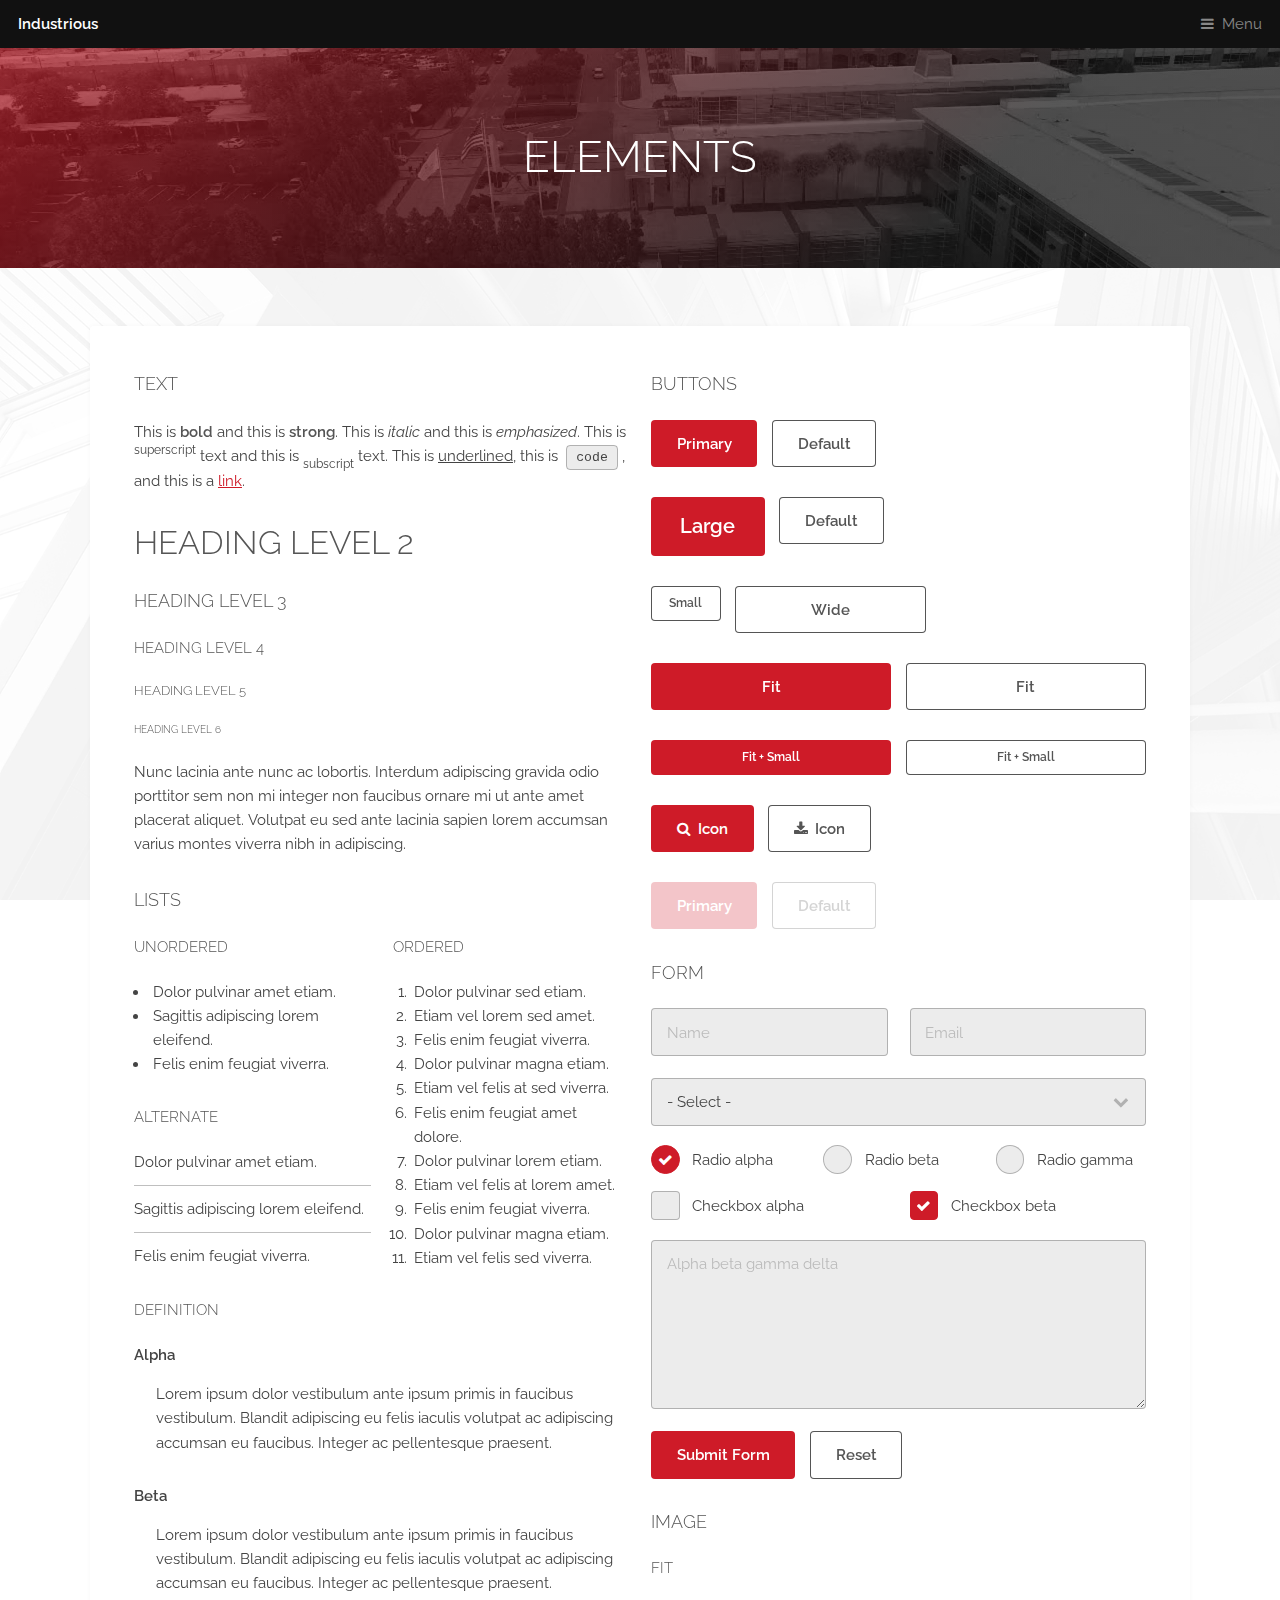
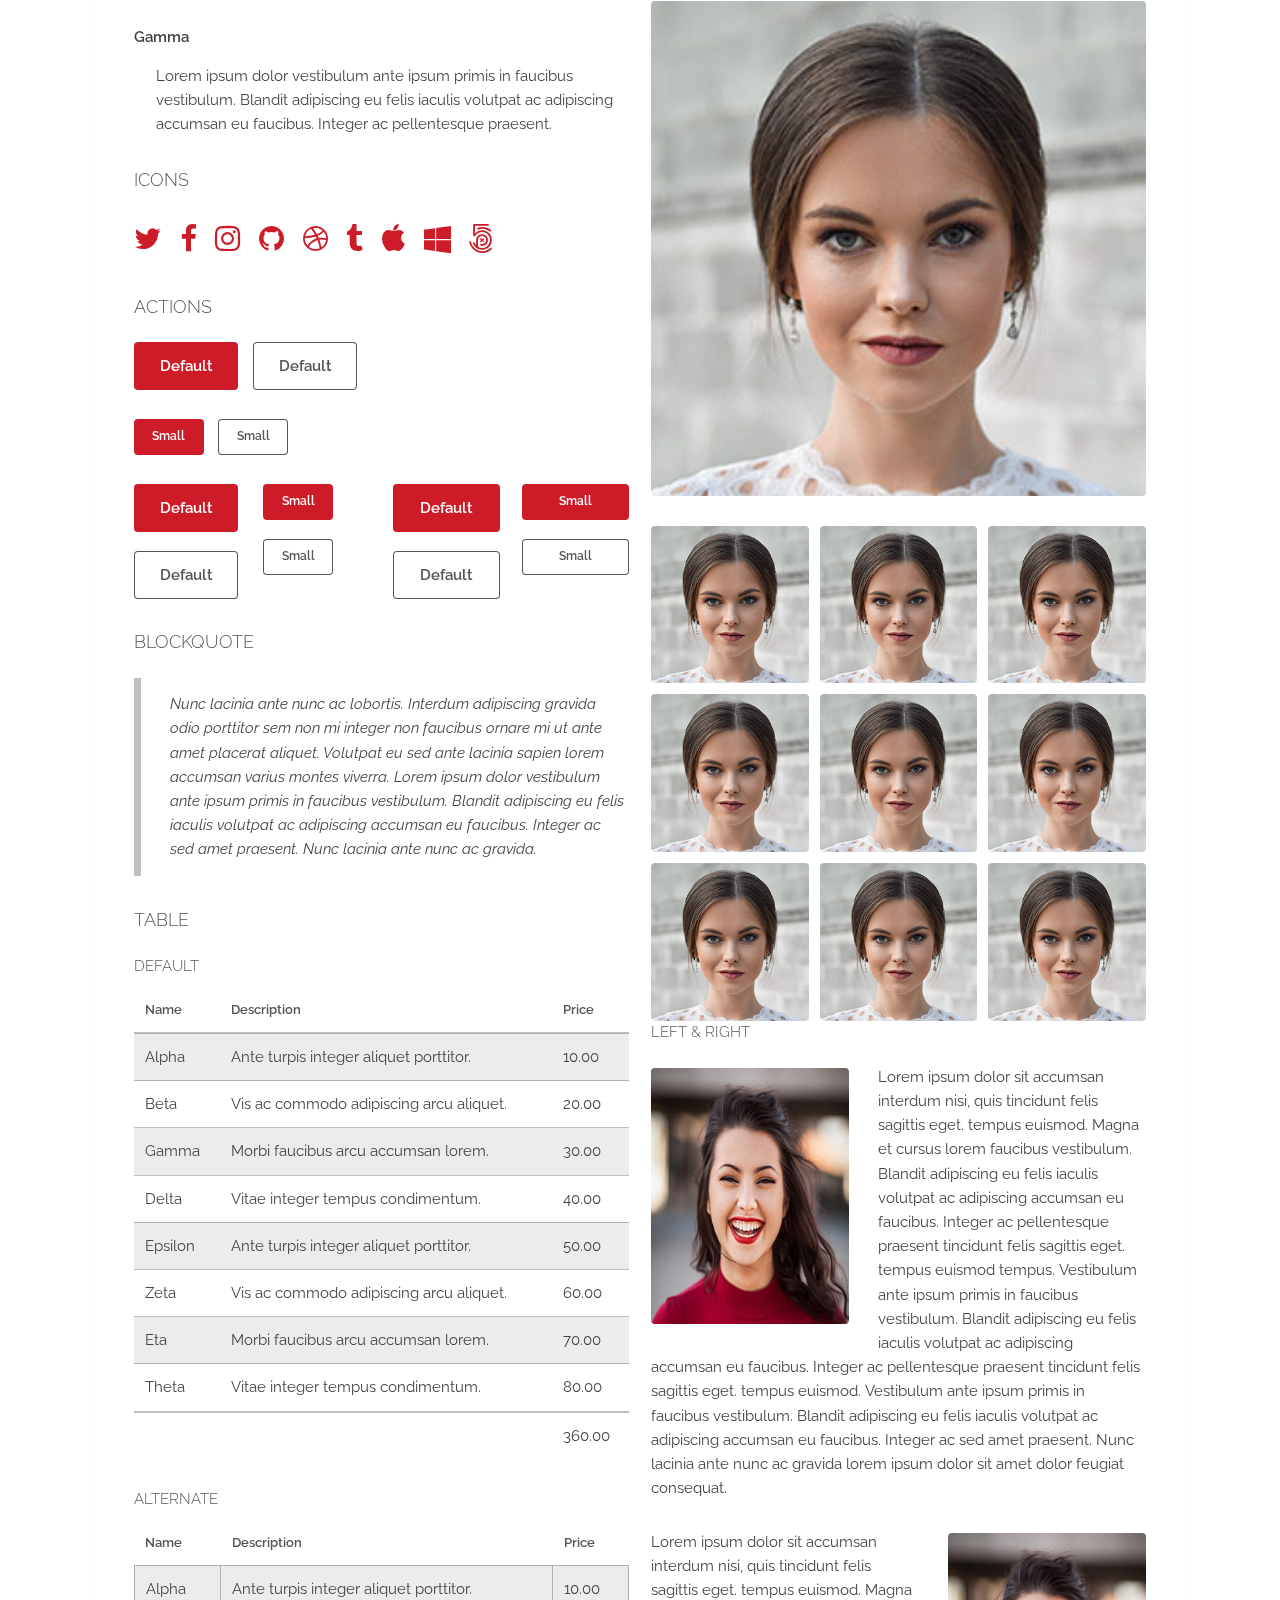
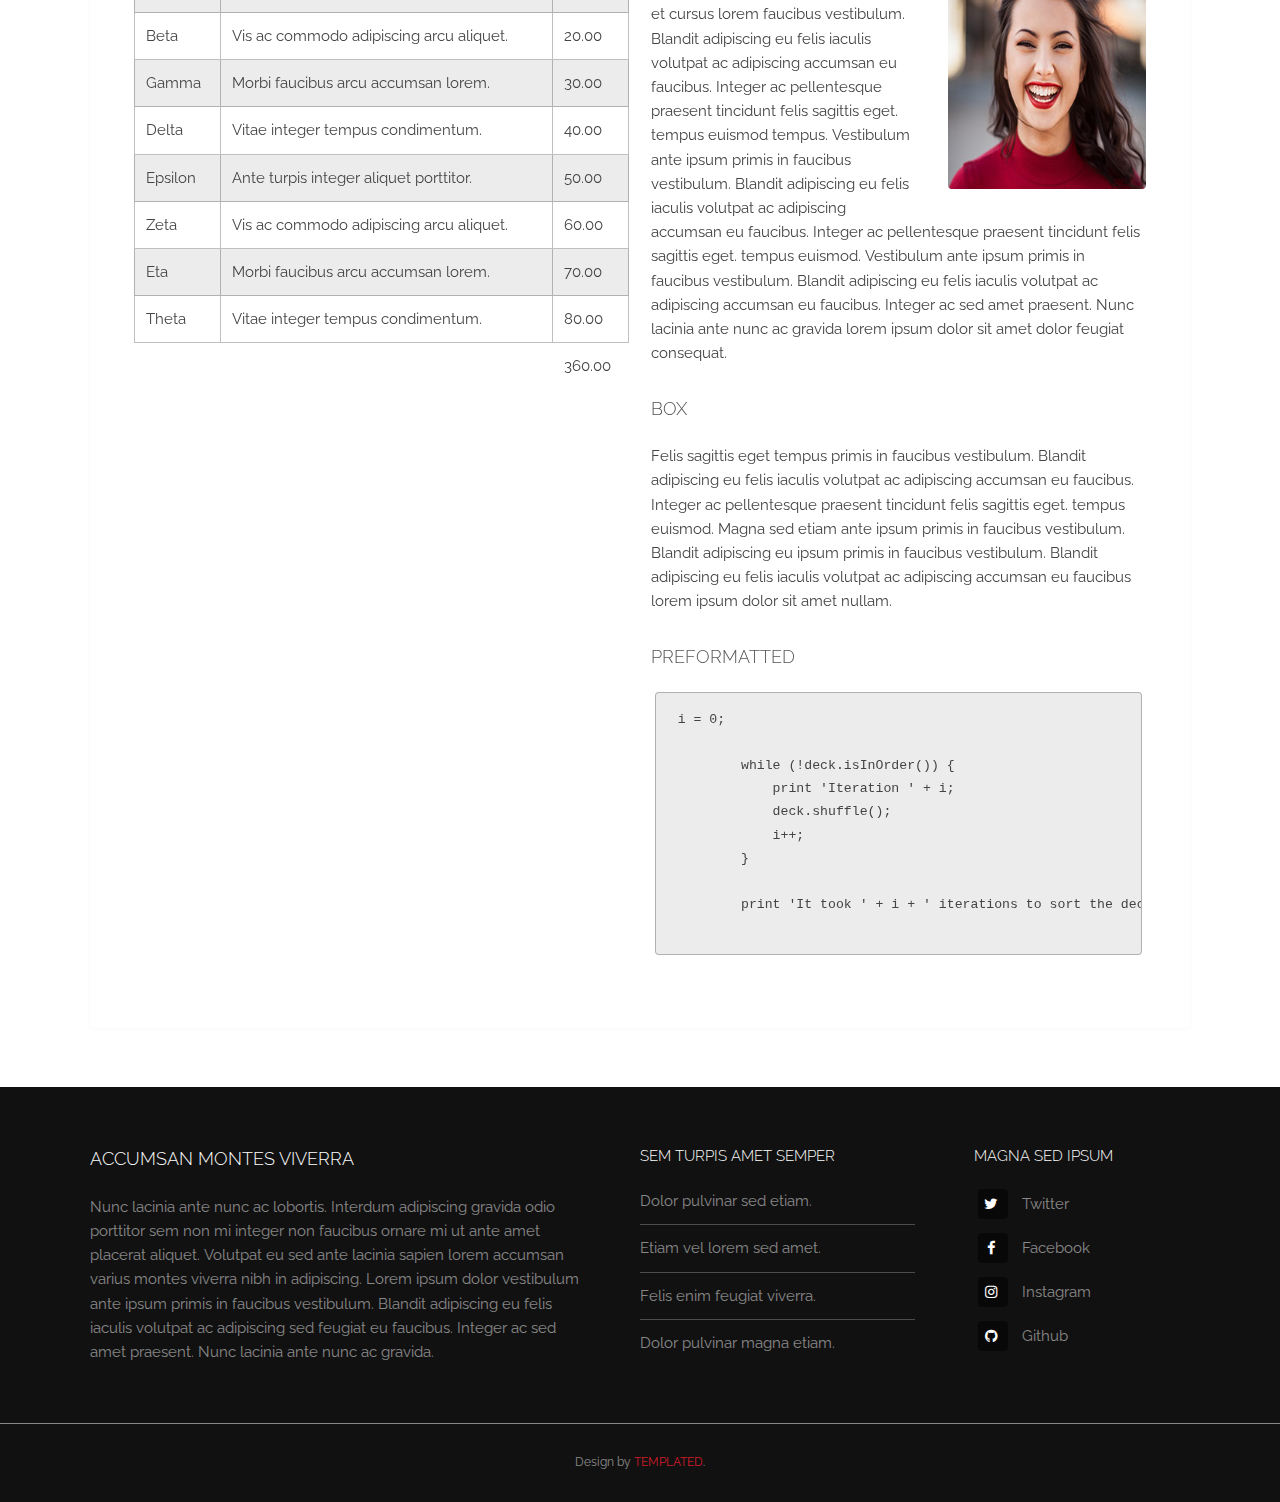
<file: front/elements.html>
<!DOCTYPE HTML>
<!--
	Industrious by TEMPLATED
	templated.co @templatedco
	Released for free under the Creative Commons Attribution 3.0 license (templated.co/license)
--><html><head><title>Elements - Industrious by TEMPLATED</title><meta charset="utf-8"><meta name="robots" content="index, follow, max-image-preview:large, max-snippet:-1, max-video-preview:-1"><meta name="viewport" content="width=device-width, initial-scale=1, user-scalable=no"><meta name="description" content=""><meta name="keywords" content=""><link rel="stylesheet" href="assets/css/main.css"></head><body class="is-preload">

		<!-- Header -->
			<header id="header"><a class="logo" href="index.html">Industrious</a>
				<nav><a href="#menu">Menu</a>
				</nav></header><!-- Nav --><nav id="menu"><ul class="links"><li><a href="index.html">Home</a></li>
					<li><a href="elements.html">Elements</a></li>
					<li><a href="generic.html">Generic</a></li>
				</ul></nav><!-- Heading --><div id="heading">
				<h1>Elements</h1>
			</div>

		<!-- Main -->
			<section id="main" class="wrapper"><div class="inner">
					<div class="content">

					<!-- Elements -->
						<div class="row">
							<div class="col-6 col-12-medium">

								<!-- Text -->
									<h3>Text</h3>
									<p>This is <b>bold</b> and this is <strong>strong</strong>. This is <i>italic</i> and this
									is <em>emphasized</em>.
									This is <sup>superscript</sup> text and this is <sub>subscript</sub> text.
									This is <u>underlined</u>, this is <code>code</code>, and this is a <a href="#">link</a>.</p>
									<h2>Heading Level 2</h2>
									<h3>Heading Level 3</h3>
									<h4>Heading Level 4</h4>
									<h5>Heading Level 5</h5>
									<h6>Heading Level 6</h6>
									<p>Nunc lacinia ante nunc ac lobortis. Interdum adipiscing gravida odio porttitor sem
									non mi integer non faucibus ornare mi ut ante amet placerat aliquet. Volutpat eu sed
									ante lacinia sapien lorem accumsan varius montes viverra nibh in adipiscing.</p>

								<!-- Lists -->
									<h3>Lists</h3>
									<div class="row">
										<div class="col-6 col-12-small">
											<h4>Unordered</h4>
											<ul><li>Dolor pulvinar amet etiam.</li>
												<li>Sagittis adipiscing lorem eleifend.</li>
												<li>Felis enim feugiat viverra.</li>
											</ul><h4>Alternate</h4>
											<ul class="alt"><li>Dolor pulvinar amet etiam.</li>
												<li>Sagittis adipiscing lorem eleifend.</li>
												<li>Felis enim feugiat viverra.</li>
											</ul></div>
										<div class="col-6 col-12-small">
											<h4>Ordered</h4>
											<ol><li>Dolor pulvinar sed etiam.</li>
												<li>Etiam vel lorem sed amet.</li>
												<li>Felis enim feugiat viverra.</li>
												<li>Dolor pulvinar magna etiam.</li>
												<li>Etiam vel felis at sed viverra.</li>
												<li>Felis enim feugiat amet dolore.</li>
												<li>Dolor pulvinar lorem etiam.</li>
												<li>Etiam vel felis at lorem amet.</li>
												<li>Felis enim feugiat viverra.</li>
												<li>Dolor pulvinar magna etiam.</li>
												<li>Etiam vel felis sed viverra.</li>
											</ol></div>
									</div>
									<h4>Definition</h4>
									<dl><dt>Alpha</dt>
										<dd>
											<p>Lorem ipsum dolor vestibulum ante ipsum primis in faucibus vestibulum.
											Blandit adipiscing eu felis iaculis volutpat ac adipiscing accumsan eu faucibus.
											Integer ac pellentesque praesent.</p>
										</dd>
										<dt>Beta</dt>
										<dd>
											<p>Lorem ipsum dolor vestibulum ante ipsum primis in faucibus vestibulum.
											Blandit adipiscing eu felis iaculis volutpat ac adipiscing accumsan eu faucibus.
											Integer ac pellentesque praesent.</p>
										</dd>
										<dt>Gamma</dt>
										<dd>
											<p>Lorem ipsum dolor vestibulum ante ipsum primis in faucibus vestibulum.
											Blandit adipiscing eu felis iaculis volutpat ac adipiscing accumsan eu faucibus.
											Integer ac pellentesque praesent.</p>
										</dd>
									</dl><!-- Icons --><h3>Icons</h3>
									<ul class="icons"><li><a href="#" class="icon fa-twitter"><span class="label">Twitter</span></a></li>
										<li><a href="#" class="icon fa-facebook"><span class="label">Facebook</span></a></li>
										<li><a href="#" class="icon fa-instagram"><span class="label">Instagram</span></a></li>
										<li><a href="#" class="icon fa-github"><span class="label">Github</span></a></li>
										<li><a href="#" class="icon fa-dribbble"><span class="label">Dribbble</span></a></li>
										<li><a href="#" class="icon fa-tumblr"><span class="label">Tumblr</span></a></li>
										<li><a href="#" class="icon fa-apple"><span class="label">Apple</span></a></li>
										<li><a href="#" class="icon fa-windows"><span class="label">Windows</span></a></li>
										<li><a href="#" class="icon fa-500px"><span class="label">500px</span></a></li>
									</ul><!-- Actions --><h3>Actions</h3>
									<ul class="actions"><li><a href="#" class="button primary">Default</a></li>
										<li><a href="#" class="button">Default</a></li>
									</ul><ul class="actions"><li><a href="#" class="button primary small">Small</a></li>
										<li><a href="#" class="button small">Small</a></li>
									</ul><div class="row">
										<div class="col-3 col-12-small">
											<ul class="actions stacked"><li><a href="#" class="button primary">Default</a></li>
												<li><a href="#" class="button">Default</a></li>
											</ul></div>
										<div class="col-3 col-12-small">
											<ul class="actions stacked"><li><a href="#" class="button primary small">Small</a></li>
												<li><a href="#" class="button small">Small</a></li>
											</ul></div>
										<div class="col-3 col-12-small">
											<ul class="actions stacked"><li><a href="#" class="button primary fit">Default</a></li>
												<li><a href="#" class="button fit">Default</a></li>
											</ul></div>
										<div class="col-3 col-12-small">
											<ul class="actions stacked"><li><a href="#" class="button primary small fit">Small</a></li>
												<li><a href="#" class="button small fit">Small</a></li>
											</ul></div>
									</div>

								<!-- Blockquote -->
									<h3>Blockquote</h3>
									<blockquote>Nunc lacinia ante nunc ac lobortis. Interdum adipiscing gravida odio
									porttitor sem non mi integer non faucibus ornare mi ut ante amet placerat aliquet.
									Volutpat eu sed ante lacinia sapien lorem accumsan varius montes viverra. Lorem ipsum
									dolor vestibulum ante ipsum primis in faucibus vestibulum. Blandit adipiscing eu felis
									iaculis volutpat ac adipiscing accumsan eu faucibus. Integer ac sed amet praesent. Nunc
									lacinia ante nunc ac gravida.</blockquote>

								<!-- Table -->
									<h3>Table</h3>
									<h4>Default</h4>
									<div class="table-wrapper">
										<table><thead><tr><th>Name</th>
													<th>Description</th>
													<th>Price</th>
												</tr></thead><tbody><tr><td>Alpha</td>
													<td>Ante turpis integer aliquet porttitor.</td>
													<td>10.00</td>
												</tr><tr><td>Beta</td>
													<td>Vis ac commodo adipiscing arcu aliquet.</td>
													<td>20.00</td>
												</tr><tr><td>Gamma</td>
													<td>Morbi faucibus arcu accumsan lorem.</td>
													<td>30.00</td>
												</tr><tr><td>Delta</td>
													<td>Vitae integer tempus condimentum.</td>
													<td>40.00</td>
												</tr><tr><td>Epsilon</td>
													<td>Ante turpis integer aliquet porttitor.</td>
													<td>50.00</td>
												</tr><tr><td>Zeta</td>
													<td>Vis ac commodo adipiscing arcu aliquet.</td>
													<td>60.00</td>
												</tr><tr><td>Eta</td>
													<td>Morbi faucibus arcu accumsan lorem.</td>
													<td>70.00</td>
												</tr><tr><td>Theta</td>
													<td>Vitae integer tempus condimentum.</td>
													<td>80.00</td>
												</tr></tbody><tfoot><tr><td colspan="2"></td>
													<td>360.00</td>
												</tr></tfoot></table></div>
									<h4>Alternate</h4>
									<div class="table-wrapper">
										<table class="alt"><thead><tr><th>Name</th>
													<th>Description</th>
													<th>Price</th>
												</tr></thead><tbody><tr><td>Alpha</td>
													<td>Ante turpis integer aliquet porttitor.</td>
													<td>10.00</td>
												</tr><tr><td>Beta</td>
													<td>Vis ac commodo adipiscing arcu aliquet.</td>
													<td>20.00</td>
												</tr><tr><td>Gamma</td>
													<td>Morbi faucibus arcu accumsan lorem.</td>
													<td>30.00</td>
												</tr><tr><td>Delta</td>
													<td>Vitae integer tempus condimentum.</td>
													<td>40.00</td>
												</tr><tr><td>Epsilon</td>
													<td>Ante turpis integer aliquet porttitor.</td>
													<td>50.00</td>
												</tr><tr><td>Zeta</td>
													<td>Vis ac commodo adipiscing arcu aliquet.</td>
													<td>60.00</td>
												</tr><tr><td>Eta</td>
													<td>Morbi faucibus arcu accumsan lorem.</td>
													<td>70.00</td>
												</tr><tr><td>Theta</td>
													<td>Vitae integer tempus condimentum.</td>
													<td>80.00</td>
												</tr></tbody><tfoot><tr><td colspan="2"></td>
													<td>360.00</td>
												</tr></tfoot></table></div>

							</div>
							<div class="col-6 col-12-medium">

								<!-- Buttons -->
									<h3>Buttons</h3>
									<ul class="actions"><li><a href="#" class="button primary">Primary</a></li>
										<li><a href="#" class="button">Default</a></li>
									</ul><ul class="actions"><li><a href="#" class="button primary large">Large</a></li>
										<li><a href="#" class="button">Default</a></li>
									</ul><ul class="actions"><li><a href="#" class="button small">Small</a></li>
										<li><a href="#" class="button wide">Wide</a></li>
									</ul><ul class="actions fit"><li><a href="#" class="button primary fit">Fit</a></li>
										<li><a href="#" class="button fit">Fit</a></li>
									</ul><ul class="actions fit"><li><a href="#" class="button primary fit small">Fit + Small</a></li>
										<li><a href="#" class="button fit small">Fit + Small</a></li>
									</ul><ul class="actions"><li><a href="#" class="button primary icon fa-search">Icon</a></li>
										<li><a href="#" class="button icon fa-download">Icon</a></li>
									</ul><ul class="actions"><li><span class="button primary disabled">Primary</span></li>
										<li><span class="button disabled">Default</span></li>
									</ul><!-- Form --><h3>Form</h3>
									<form method="post" action="#">
										<div class="row gtr-uniform">
											<div class="col-6 col-12-xsmall">
												<input type="text" name="name" id="name" value="" placeholder="Name"></div>
											<div class="col-6 col-12-xsmall">
												<input type="email" name="email" id="email" value="" placeholder="Email"></div>
											<!-- Break -->
											<div class="col-12">
												<select name="category" id="category"><option value="">- Select -</option><option value="alpha">Option alpha</option><option value="beta">Option beta</option><option value="gamma">Option gamma</option><option value="delta">Option delta</option><option value="epsilon">Option epsilon</option><option value="zeta">Option zeta</option><option value="eta">Option eta</option><option value="theta">Option theta</option></select></div>
											<!-- Break -->
											<div class="col-4 col-12-small">
												<input type="radio" id="radio-alpha" name="radio" checked><label for="radio-alpha">Radio alpha</label>
											</div>
											<div class="col-4 col-12-small">
												<input type="radio" id="radio-beta" name="radio"><label for="radio-beta">Radio beta</label>
											</div>
											<div class="col-4 col-12-small">
												<input type="radio" id="radio-gamma" name="radio"><label for="radio-gamma">Radio gamma</label>
											</div>
											<!-- Break -->
											<div class="col-6 col-12-small">
												<input type="checkbox" id="checkbox-alpha" name="checkbox"><label for="checkbox-alpha">Checkbox alpha</label>
											</div>
											<div class="col-6 col-12-small">
												<input type="checkbox" id="checkbox-beta" name="checkbox" checked><label for="checkbox-beta">Checkbox beta</label>
											</div>
											<!-- Break -->
											<div class="col-12">
												<textarea name="textarea" id="textarea" placeholder="Alpha beta gamma delta" rows="6"></textarea></div>
											<!-- Break -->
											<div class="col-12">
												<ul class="actions"><li><input type="submit" value="Submit Form" class="primary"></li>
													<li><input type="reset" value="Reset"></li>
												</ul></div>
										</div>
									</form>

								<!-- Image -->
									<h3>Image</h3>
									<h4>Fit</h4>
									<span class="image fit"><img height="256" width="256" src="images/pic01.jpg" alt=""></span>
									<div class="box alt">
										<div class="row gtr-50 gtr-uniform">
											<div class="col-4"><span class="image fit"><img height="256" width="256" src="images/pic01.jpg" alt=""></span></div>
											<div class="col-4"><span class="image fit"><img height="256" width="256" src="images/pic01.jpg" alt=""></span></div>
											<div class="col-4"><span class="image fit"><img height="256" width="256" src="images/pic01.jpg" alt=""></span></div>
											<!-- Break -->
											<div class="col-4"><span class="image fit"><img height="256" width="256" src="images/pic01.jpg" alt=""></span></div>
											<div class="col-4"><span class="image fit"><img height="256" width="256" src="images/pic01.jpg" alt=""></span></div>
											<div class="col-4"><span class="image fit"><img height="256" width="256" src="images/pic01.jpg" alt=""></span></div>
											<!-- Break -->
											<div class="col-4"><span class="image fit"><img height="256" width="256" src="images/pic01.jpg" alt=""></span></div>
											<div class="col-4"><span class="image fit"><img height="256" width="256" src="images/pic01.jpg" alt=""></span></div>
											<div class="col-4"><span class="image fit"><img height="256" width="256" src="images/pic01.jpg" alt=""></span></div>
										</div>
									</div>
									<h4>Left &amp; Right</h4>
									<p>
										<span class="image left"><img height="256" width="256" src="images/pic02.jpg" alt=""></span>
										Lorem ipsum dolor sit accumsan interdum nisi, quis tincidunt felis sagittis eget.
										tempus euismod. Magna et cursus lorem faucibus vestibulum. Blandit adipiscing eu
										felis iaculis volutpat ac adipiscing accumsan eu faucibus. Integer ac pellentesque
										praesent tincidunt felis sagittis eget. tempus euismod tempus. Vestibulum ante ipsum
										primis in faucibus vestibulum. Blandit adipiscing eu felis iaculis volutpat ac
										adipiscing accumsan eu faucibus. Integer ac pellentesque praesent tincidunt felis
										sagittis eget. tempus euismod. Vestibulum ante ipsum primis in faucibus vestibulum.
										Blandit adipiscing eu felis iaculis volutpat ac adipiscing accumsan eu faucibus.
										Integer ac sed amet praesent. Nunc lacinia ante nunc ac gravida lorem ipsum dolor
										sit amet dolor feugiat consequat.
									</p>
									<p>
										<span class="image right"><img src="images/pic02.jpg" alt="" width="256" height="256"></span>
										Lorem ipsum dolor sit accumsan interdum nisi, quis tincidunt felis sagittis eget.
										tempus euismod. Magna et cursus lorem faucibus vestibulum. Blandit adipiscing eu
										felis iaculis volutpat ac adipiscing accumsan eu faucibus. Integer ac pellentesque
										praesent tincidunt felis sagittis eget. tempus euismod tempus. Vestibulum ante ipsum
										primis in faucibus vestibulum. Blandit adipiscing eu felis iaculis volutpat ac
										adipiscing accumsan eu faucibus. Integer ac pellentesque praesent tincidunt felis
										sagittis eget. tempus euismod. Vestibulum ante ipsum primis in faucibus vestibulum.
										Blandit adipiscing eu felis iaculis volutpat ac adipiscing accumsan eu faucibus.
										Integer ac sed amet praesent. Nunc lacinia ante nunc ac gravida lorem ipsum dolor
										sit amet dolor feugiat consequat.
									</p>

								<!-- Box -->
									<h3>Box</h3>
									<div class="box">
										<p>Felis sagittis eget tempus primis in faucibus vestibulum. Blandit adipiscing eu
										felis iaculis volutpat ac adipiscing accumsan eu faucibus. Integer ac pellentesque
										praesent tincidunt felis sagittis eget. tempus euismod. Magna sed etiam ante ipsum
										primis in faucibus vestibulum. Blandit adipiscing eu ipsum primis in faucibus
										vestibulum. Blandit adipiscing eu felis iaculis volutpat ac adipiscing accumsan eu
										faucibus lorem ipsum dolor sit amet nullam.</p>
									</div>

								<!-- Preformatted Code -->
									<h3>Preformatted</h3>
									<pre><code>i = 0;

	while (!deck.isInOrder()) {
	    print 'Iteration ' + i;
	    deck.shuffle();
	    i++;
	}

	print 'It took ' + i + ' iterations to sort the deck.';
	</code></pre>

							</div>
						</div>
					</div>
				</div>
			</section><!-- Footer --><footer id="footer"><div class="inner">
					<div class="content">
						<section><h3>Accumsan montes viverra</h3>
							<p>Nunc lacinia ante nunc ac lobortis. Interdum adipiscing gravida odio porttitor sem non mi integer non faucibus ornare mi ut ante amet placerat aliquet. Volutpat eu sed ante lacinia sapien lorem accumsan varius montes viverra nibh in adipiscing. Lorem ipsum dolor vestibulum ante ipsum primis in faucibus vestibulum. Blandit adipiscing eu felis iaculis volutpat ac adipiscing sed feugiat eu faucibus. Integer ac sed amet praesent. Nunc lacinia ante nunc ac gravida.</p>
						</section><section><h4>Sem turpis amet semper</h4>
							<ul class="alt"><li><a href="#">Dolor pulvinar sed etiam.</a></li>
								<li><a href="#">Etiam vel lorem sed amet.</a></li>
								<li><a href="#">Felis enim feugiat viverra.</a></li>
								<li><a href="#">Dolor pulvinar magna etiam.</a></li>
							</ul></section><section><h4>Magna sed ipsum</h4>
							<ul class="plain"><li><a href="#"><i class="icon fa-twitter">&nbsp;</i>Twitter</a></li>
								<li><a href="#"><i class="icon fa-facebook">&nbsp;</i>Facebook</a></li>
								<li><a href="#"><i class="icon fa-instagram">&nbsp;</i>Instagram</a></li>
								<li><a href="#"><i class="icon fa-github">&nbsp;</i>Github</a></li>
							</ul></section></div>
				</div>
			</footer><div id="copyright " class="copyright">
			Design by <a href="https://templated.co/">TEMPLATED</a>.
		</div>

		<!-- Scripts -->
			<script src="assets/js/jquery.min.js"></script><script src="assets/js/browser.min.js"></script><script src="assets/js/breakpoints.min.js"></script><script src="assets/js/util.js"></script><script src="assets/js/main.js"></script></body></html>
</file>
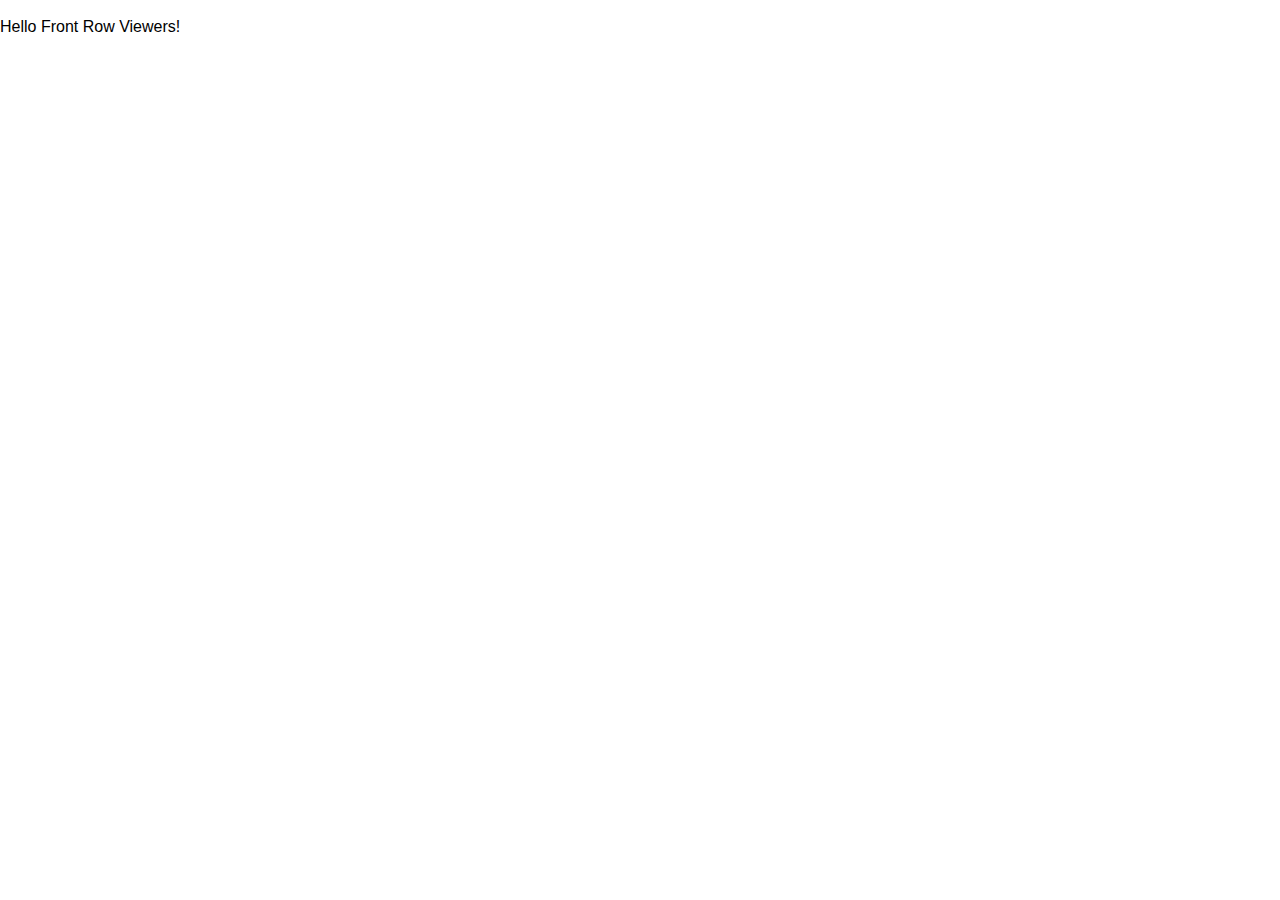
<file: front/template.html>
<!DOCTYPE html>
    <head>
        <meta charset="utf-8">
        <meta http-equiv="X-UA-Compatible" content="IE=edge">
        <meta name="viewport" content="width=device-width, initial-scale=1">

        <!-- 
        Don't forget to set a title and description! 
        The title and description both appear in search engine results and
        social media when sharing. 
        The title also sets the text seen in a browser tab/window.
        -->

        <title></title>
        <meta name="description" content="">

        <!--
        The favicon is the image that appears next to your title
        in a browser tab/window. You can create a .ico file from an image file 
        using a converter (e.g. http://tools.dynamicdrive.com/favicon)
        
        Once you have a favicon file, overwrite the favicon.ico file in this 
        folder.
        -->

        <link rel="shortcut icon" href="favicon.ico">

        <!-- 
        These link tags load the normalize CSS file and your own CSS file.
        -->

        <link rel="stylesheet" href="css/normalize.css">
        <link rel="stylesheet" href="css/html5-boilerplate.css">
        <link rel="stylesheet" href="css/main.css">
    </head>

    <body>
        <p>Hello Front Row Viewers!</p>



        <!-- 
        These script tags load jQuery, any plugins you've downloaded, 
        and your main JavaScript file into your web page
        -->
        <script src="//ajax.googleapis.com/ajax/libs/jquery/1.10.2/jquery.min.js"></script>
        <script>window.jQuery || document.write('<script src="js/vendor/jquery-1.10.2.min.js"><\/script>')</script>
        <script src="js/plugins.js"></script>
        <script src="js/main.js"></script>
    </body>
</html>
</file>
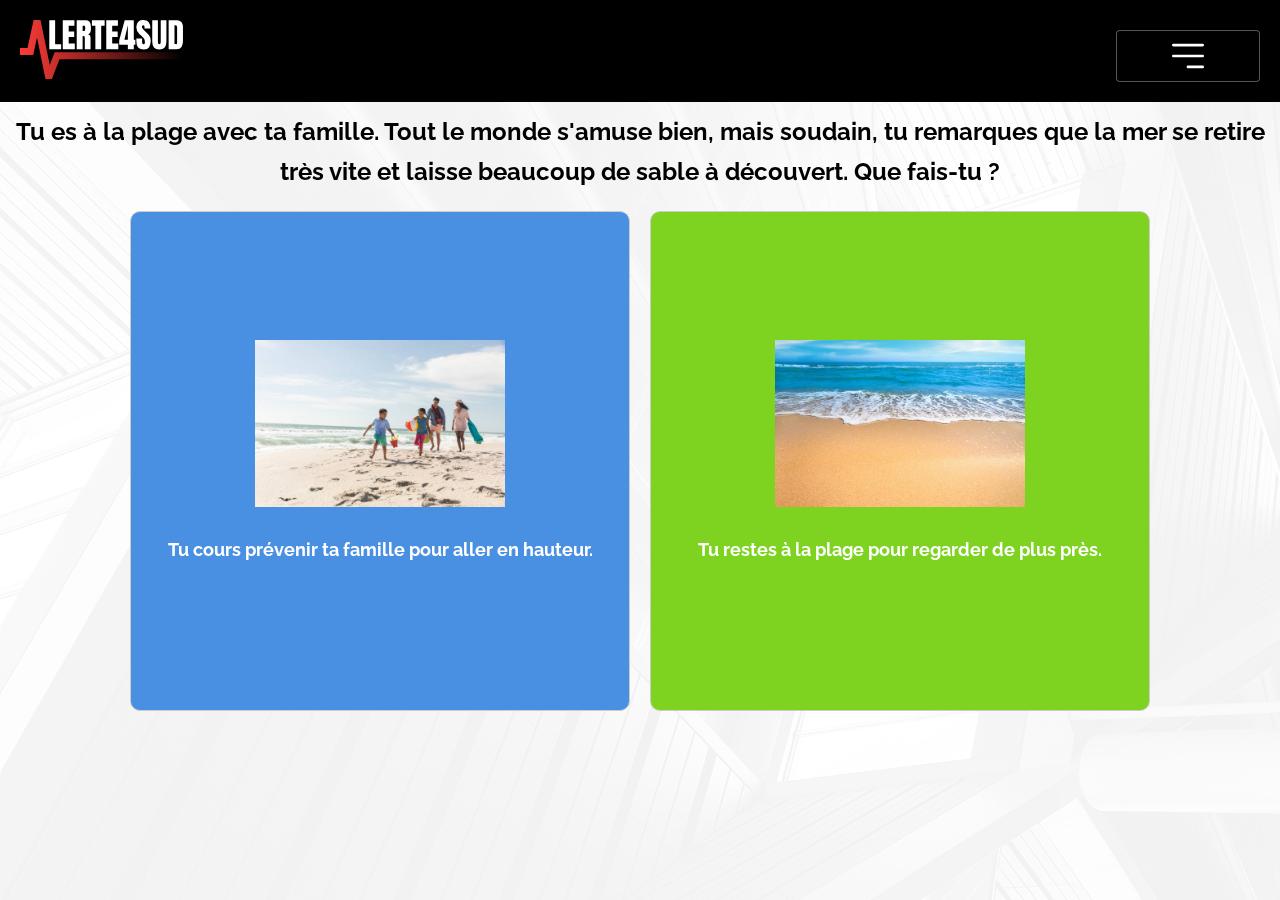
<file: front/tsunami.html>
<!DOCTYPE html>
<html lang="fr">

<head>
    <meta charset="utf-8" />
    <meta http-equiv="X-UA-Compatible" content="IE=edge" />
    <meta name="viewport" content="width=device-width, initial-scale=1" />
    <title>Alert4Sud - Sensibilisation aux Catastrophes Naturelles</title>
    <link rel="shortcut icon" href="favicon.ico" />
    <link rel="stylesheet" href="assets/css/main.css" />
    <link rel="stylesheet" href="css/normalize.css" />
    <link rel="stylesheet" href="css/html5-boilerplate.css" />
    <link rel="stylesheet" href="css/header.css" />
    <link rel="stylesheet" href="css/main.css" />
</head>

<body>

    <header>
        <nav class="container-header">
            <a href="index.html" class="logo-header">
                <img src="images/logo-alert4sud.svg" alt="code4sud logo" />
            </a>
            <div class="menu-container">
                <button id="menuToggle" class="menu-burger">
                    <img src="images/burger-icon.svg" alt="menu burger" />
                </button>
                <div id="drawer" class="drawer hidden">
                    <button id="closeDrawer" class="close-button">
                        <svg class="close-icon" width="40" height="40" xmlns="http://www.w3.org/2000/svg" fill="white"
                            viewBox="0 0 24 24">
                            <path stroke="currentColor" stroke-width="2" d="M6 18L18 6M6 6l12 12" />
                        </svg>
                    </button>
                    <div class="drawer-content">
                        <ul id="menuList" class="menu-list"></ul>
                    </div>
                </div>
            </div>
        </nav>
    </header>

    <div class="container">
        <div class="question"></div>
        <div class="cards" id="cardsContainer">
            <div class="card card-blue" id="card1"></div>
            <div class="card card-green" id="card2"></div>
        </div>
    </div>

    <script src="js/tsunami.js"></script>
    <script src="//ajax.googleapis.com/ajax/libs/jquery/1.10.2/jquery.min.js"></script>
    <script>window.jQuery || document.write('<script src="js/vendor/jquery-1.10.2.min.js"><\/script>')</script>
    <script src="js/plugins.js"></script>
</body>

</html>
</file>
<file: front/css/html5-boilerplate.css>
/*! HTML5 Boilerplate v4.3.0 | MIT License | http://h5bp.com/ */

/*
 * What follows is the result of much research on cross-browser styling.
 * Credit left inline and big thanks to Nicolas Gallagher, Jonathan Neal,
 * Kroc Camen, and the H5BP dev community and team.
 */

/* ==========================================================================
   Base styles: opinionated defaults
   ========================================================================== */

html,
button,
input,
select,
textarea {
    color: #222;
}

html {
    font-size: 1em;
    line-height: 1.4;
}

/*
 * Remove text-shadow in selection highlight: h5bp.com/i
 * These selection rule sets have to be separate.
 * Customize the background color to match your design.
 */

::-moz-selection {
    background: #b3d4fc;
    text-shadow: none;
}

::selection {
    background: #b3d4fc;
    text-shadow: none;
}

/*
 * A better looking default horizontal rule
 */

hr {
    display: block;
    height: 1px;
    border: 0;
    border-top: 1px solid #ccc;
    margin: 1em 0;
    padding: 0;
}

/*
 * Remove the gap between images, videos, audio and canvas and the bottom of
 * their containers: h5bp.com/i/440
 */

audio,
canvas,
img,
video {
    vertical-align: middle;
}

/*
 * Remove default fieldset styles.
 */

fieldset {
    border: 0;
    margin: 0;
    padding: 0;
}

/*
 * Allow only vertical resizing of textareas.
 */

textarea {
    resize: vertical;
}
</file>
<file: front/css/main.css>
/* ==========================================================================
   Your custom CSS styles
   ========================================================================== */

   body {
    background-color: white;
    color: black;
}


/* Container and Card Styling */
.container {
    text-align: center;
    margin-top: 60px;
}

.question {
    font-size: 24px;
    font-weight: bold;
    margin-bottom: 20px;
}

.cards {
    display: flex;
    justify-content: center;
    gap: 20px;
}

.option-image {
    width: 250px; /* Adjust the width of the image */
    height: auto; /* Maintain the aspect ratio */
    margin-bottom: 10px; /* Space between the image and text */
}

.card {
    width: 500px;
    height: 500px;
    border: 1px solid #ccc;
    border-radius: 10px;
    display: flex;
    align-items: center;
    justify-content: center;
    flex-direction: column; 
    font-size: 18px;
    font-weight: bold;
    cursor: pointer;
    transition: transform 0.2s ease; /* For hover effect */
}

.card-blue {
    background-color: #4a90e2;
    color: white;
}

.card-green {
    background-color: #7ed321;
    color: white;
}

.card-red {
    background-color: #e74c3c;
    color: white;
}

.card-yellow {
    background-color: #f1c40f;
    color: white;
}

.card:hover {
    transform: translateY(-10px); /* Hover effect to move the card up */
}



/* ==========================================================================
   Your custom CSS styles for smartphones and screens smaller than 480 px
   ========================================================================== */

@media only screen and (max-width: 480px) {
    /* insert styles here */
}


/* ==========================================================================
   Helper classes
   ========================================================================== */

.hidden {
    display: none !important;
    visibility: hidden;
}


/* Clearfix
 * Adding a 'clearfix' class will allow parent elements to contain a floated child element
 */

.clearfix:before,
.clearfix:after {
    content: " ";
    /* 1 */
    display: table;
    /* 2 */
}

.clearfix:after {
    clear: both;
}


/*
 * For IE 6/7 only
 * Include this rule to trigger hasLayout and contain floats.
 */

.clearfix {
    zoom: 1;
}
</file>
<file: front/css/header.css>
@import url('https://fonts.googleapis.com/css2?family=Anton&family=Open+Sans:ital,wght@0,300..800;1,300..800&display=swap');
body.modal-open {
    overflow: hidden;
}

header {
    width: 100%;
}

header .container-header {
    display: flex;
    justify-content: space-between;
    width: 100%;
    padding: 20px;
    position: fixed;
    top: 0;
    left: 0;
    z-index: 1000;
    right: 0;
    background-color: black;
}

header .logo-header img {
    max-width: 100%;
}

header .close-icon {
    color: black;
}

header .menu-burger {
    background: transparent !important;
    border: none !important;
    cursor: pointer !important;
    padding: 0;
    margin: 0;
    width: 100%;
    margin-right: 112px;
    width: 100%;
    margin-top: 10px;
}

header .menu-burger img {
    width: 32px;
    height: 100%;
}

header .menu-container {
    height: 100%;
}

header .drawer {
    position: fixed;
    top: 0;
    right: 0;
    width: 100%;
    height: 100%;
    background-color: #fff375;
    border: 1px solid #fff375;
    display: flex;
    flex-direction: column;
    align-items: center;
    justify-content: center;
}

header .hidden {
    display: none;
}

header .close-button {
    position: absolute;
    top: 20px;
    right: 20px;
    background: none;
    border: none;
    cursor: pointer;
}

header .drawer-content {
    display: flex;
    justify-content: center;
    align-items: center;
    height: 100%;
}

header .menu-list {
    display: flex;
    flex-direction: column;
    gap: 20px;
}

header .menu-list li {
    list-style: none;
}

header .menu-item {
    font-size: 36px;
    text-decoration: none;
    display: flex;
    align-items: self-start;
    font-family: "Anton", system-ui;
    color: black;
}

header .item-id {
    font-family: "Open Sans", sans-serif;
    font-size: 1rem;
    margin-right: 10px;
    color: red;
}


/* RESPONSIVE */

@media (max-width: 768px) {
    header .container-header {
        padding: 16px 10px;
    }
    header .logo-header {
        width: 190px !important;
    }
    header .menu-burger img {
        width: 32px;
    }
}


/* BETWEEN 768px and 1024px */

@media (min-width: 768px) and (max-width: 1024px) {
    header .logo-header {
        width: 120px !important;
    }
}

@media (min-width: 1024px) {
    header .container-header {
        padding: 20px;
    }
}
</file>
<file: front/assets/css/main.css>
@import url(font-awesome.min.css);
@import url("https://fonts.googleapis.com/css?family=Raleway:200,300,400,500,600");
/*
	Industrious by TEMPLATED
	templated.co @templatedco
	Released for free under the Creative Commons Attribution 3.0 license (templated.co/license)
*/
/* Basic */
@-ms-viewport {
  width: device-width; }
body {
  -ms-overflow-style: scrollbar; }

@media screen and (max-width: 480px) {
  html, body {
    min-width: 320px; } }
html {
  box-sizing: border-box; }

*, *:before, *:after {
  box-sizing: inherit; }

.image.fit img {
  height: auto;
}

body {
  background: #ffffff; }
  body.is-preload *, body.is-preload *:before, body.is-preload *:after {
    -moz-animation: none !important;
    -webkit-animation: none !important;
    -ms-animation: none !important;
    animation: none !important;
    -moz-transition: none !important;
    -webkit-transition: none !important;
    -ms-transition: none !important;
    transition: none !important; }

html, body, div, span, applet, object,
iframe, h1, h2, h3, h4, h5, h6, p, blockquote,
pre, a, abbr, acronym, address, big, cite,
code, del, dfn, em, img, ins, kbd, q, s, samp,
small, strike, strong, sub, sup, tt, var, b,
u, i, center, dl, dt, dd, ol, ul, li, fieldset,
form, label, legend, table, caption, tbody,
tfoot, thead, tr, th, td, article, aside,
canvas, details, embed, figure, figcaption,
footer, header, hgroup, menu, nav, output, ruby,
section, summary, time, mark, audio, video {
  margin: 0;
  padding: 0;
  border: 0;
  font-size: 100%;
  font: inherit;
  vertical-align: baseline; }

article, aside, details, figcaption, figure,
footer, header, hgroup, menu, nav, section {
  display: block; }

body {
  line-height: 1; }

ol, ul {
  list-style: none; }

blockquote, q {
  quotes: none; }
  blockquote:before, blockquote:after, q:before, q:after {
    content: '';
    content: none; }

table {
  border-collapse: collapse;
  border-spacing: 0; }

body {
  -webkit-text-size-adjust: none; }

mark {
  background-color: transparent;
  color: inherit; }

input::-moz-focus-inner {
  border: 0;
  padding: 0; }

input, select, textarea {
  -moz-appearance: none;
  -webkit-appearance: none;
  -ms-appearance: none;
  appearance: none; }

/* Typography */
html {
  font-size: 13pt; }
  @media screen and (max-width: 1680px) {
    html {
      font-size: 11pt; } }
  @media screen and (max-width: 980px) {
    html {
      font-size: 12pt; } }
  @media screen and (max-width: 480px) {
    html {
      font-size: 11pt; } }

body {
  background-color: #ffffff;
  color: #444444; }

body, input, select, textarea {
  font-family: "Raleway", Arial, Helvetica, sans-serif;
  font-weight: 400;
  font-size: 1rem;
  line-height: 1.65; }

a {
  -moz-transition: color 0.2s ease-in-out;
  -webkit-transition: color 0.2s ease-in-out;
  -ms-transition: color 0.2s ease-in-out;
  transition: color 0.2s ease-in-out;
  text-decoration: underline; }
  a:hover {
    text-decoration: none; }

strong, b {
  font-weight: 600; }

em, i {
  font-style: italic; }

p {
  margin: 0 0 2rem 0; }

header.special {
  text-align: center;
  margin-bottom: 4rem; }
  header.special p {
    max-width: 75%;
    margin-left: auto;
    margin-right: auto; }

h1, h2, h3, h4, h5, h6 {
  font-weight: 300;
  line-height: 1.5;
  text-transform: uppercase;
  margin: 0 0 1.5rem 0; }
  h1 a, h2 a, h3 a, h4 a, h5 a, h6 a {
    color: inherit;
    text-decoration: none; }

h1 {
  font-size: 3rem;
  line-height: 1.2; }

h2 {
  font-size: 2.25rem;
  line-height: 1.3; }

h3 {
  font-size: 1.25rem; }

h4 {
  font-size: 1rem; }

h5 {
  font-size: 0.9rem; }

h6 {
  font-size: 0.7rem; }

@media screen and (max-width: 736px) {
  h1 {
    font-size: 2.75rem;
    line-height: 1.3; }

  h2 {
    font-size: 1.75rem;
    line-height: 1.5; }

  h3 {
    font-size: 1.25rem; } }
sub {
  font-size: 0.8rem;
  position: relative;
  top: 0.5rem; }

sup {
  font-size: 0.8rem;
  position: relative;
  top: -0.5rem; }

blockquote {
  border-left: solid 0.5rem;
  font-style: italic;
  margin: 0 0 2rem 0;
  padding: 1rem 0 1rem 2rem; }

code {
  border-radius: 4px;
  border: solid 1px;
  font-family: "Courier New", monospace;
  font-size: 0.9rem;
  margin: 0 0.25rem;
  padding: 0.25rem 0.65rem; }

pre {
  -webkit-overflow-scrolling: touch;
  font-family: "Courier New", monospace;
  font-size: 0.9rem;
  margin: 0 0 2rem 0; }
  pre code {
    display: block;
    line-height: 1.75;
    padding: 1rem 1.5rem;
    overflow-x: auto; }

hr {
  border: 0;
  border-bottom: solid 1px;
  margin: 2rem 0; }
  hr.major {
    margin: 4rem 0; }

input, select, textarea {
  color: #555555; }

a {
  color: #ce1b28; }

strong, b {
  color: #555555; }

h1, h2, h3, h4, h5, h6 {
  color: #555555; }

blockquote {
  border-left-color: rgba(0, 0, 0, 0.25); }

code {
  background: rgba(0, 0, 0, 0.075);
  border-color: rgba(0, 0, 0, 0.25); }

hr {
  border-bottom-color: rgba(0, 0, 0, 0.25); }

/* Inner */
.inner {
  margin: 0 auto;
  width: 75rem;
  max-width: calc(100% - 6rem); }
  @media screen and (max-width: 480px) {
    .inner {
      max-width: calc(100% - 3rem); } }

/* Button */
input[type="submit"],
input[type="reset"],
input[type="button"],
button,
.button {
  -moz-appearance: none;
  -webkit-appearance: none;
  -ms-appearance: none;
  appearance: none;
  -moz-transition: background-color 0.2s ease-in-out, box-shadow 0.2s ease-in-out, color 0.2s ease-in-out;
  -webkit-transition: background-color 0.2s ease-in-out, box-shadow 0.2s ease-in-out, color 0.2s ease-in-out;
  -ms-transition: background-color 0.2s ease-in-out, box-shadow 0.2s ease-in-out, color 0.2s ease-in-out;
  transition: background-color 0.2s ease-in-out, box-shadow 0.2s ease-in-out, color 0.2s ease-in-out;
  border: 0;
  border-radius: 4px;
  cursor: pointer;
  display: inline-block;
  font-weight: 600;
  height: 3.25rem;
  line-height: 3.25rem;
  padding: 0 1.75rem;
  text-align: center;
  text-decoration: none;
  white-space: nowrap; }
  input[type="submit"].small,
  input[type="reset"].small,
  input[type="button"].small,
  button.small,
  .button.small {
    font-size: 0.8rem;
    height: 2.4375rem;
    line-height: 2.4375rem;
    padding: 0 1.25rem; }
  input[type="submit"].large,
  input[type="reset"].large,
  input[type="button"].large,
  button.large,
  .button.large {
    font-size: 1.35rem;
    height: 4.0625rem;
    line-height: 4.0625rem;
    padding: 0 2rem; }
  input[type="submit"].wide,
  input[type="reset"].wide,
  input[type="button"].wide,
  button.wide,
  .button.wide {
    min-width: 13rem; }
  input[type="submit"].icon:before,
  input[type="reset"].icon:before,
  input[type="button"].icon:before,
  button.icon:before,
  .button.icon:before {
    margin-right: 0.5rem; }
  input[type="submit"].fit,
  input[type="reset"].fit,
  input[type="button"].fit,
  button.fit,
  .button.fit {
    width: 100%; }
  input[type="submit"].disabled, input[type="submit"]:disabled,
  input[type="reset"].disabled,
  input[type="reset"]:disabled,
  input[type="button"].disabled,
  input[type="button"]:disabled,
  button.disabled,
  button:disabled,
  .button.disabled,
  .button:disabled {
    pointer-events: none;
    opacity: 0.25; }

input[type="submit"],
input[type="reset"],
input[type="button"],
button,
.button {
  background-color: transparent;
  box-shadow: inset 0 0 0 1px #555555;
  color: #555555 !important; }
  input[type="submit"]:hover,
  input[type="reset"]:hover,
  input[type="button"]:hover,
  button:hover,
  .button:hover {
    box-shadow: inset 0 0 0 1px #ce1b28;
    color: #ce1b28 !important; }
    input[type="submit"]:hover:active,
    input[type="reset"]:hover:active,
    input[type="button"]:hover:active,
    button:hover:active,
    .button:hover:active {
      background-color: rgba(206, 27, 40, 0.25); }
  input[type="submit"].primary,
  input[type="reset"].primary,
  input[type="button"].primary,
  button.primary,
  .button.primary {
    box-shadow: none;
    background-color: #ce1b28;
    color: #ffffff !important; }
    input[type="submit"].primary:hover,
    input[type="reset"].primary:hover,
    input[type="button"].primary:hover,
    button.primary:hover,
    .button.primary:hover {
      background-color: #e2212f;
      box-shadow: none; }
      input[type="submit"].primary:hover:active,
      input[type="reset"].primary:hover:active,
      input[type="button"].primary:hover:active,
      button.primary:hover:active,
      .button.primary:hover:active {
        background-color: #b71824; }

/* Form */
form {
  margin: 0 0 2rem 0; }

input[type="text"],
input[type="password"],
input[type="email"],
input[type="tel"],
input[type="search"],
input[type="url"],
select,
textarea {
  -moz-appearance: none;
  -webkit-appearance: none;
  -ms-appearance: none;
  appearance: none;
  border-radius: 4px;
  border: none;
  border: solid 1px;
  color: inherit;
  display: block;
  outline: 0;
  padding: 0 1rem;
  text-decoration: none;
  width: 100%; }
  input[type="text"]:invalid,
  input[type="password"]:invalid,
  input[type="email"]:invalid,
  input[type="tel"]:invalid,
  input[type="search"]:invalid,
  input[type="url"]:invalid,
  select:invalid,
  textarea:invalid {
    box-shadow: none; }

label {
  display: block;
  font-size: 1rem;
  font-weight: 600;
  margin: 0 0 1rem 0; }

input[type="text"],
input[type="password"],
input[type="email"],
input[type="tel"],
input[type="search"],
input[type="url"] {
  height: 3.25rem; }

select {
  background-size: 1.25rem;
  background-repeat: no-repeat;
  background-position: calc(100% - 1rem) center;
  height: 3.25rem;
  padding-right: 3.25rem;
  text-overflow: ellipsis; }
  select:focus::-ms-value {
    background-color: transparent; }
  select::-ms-expand {
    display: none; }

textarea {
  padding: 0.75rem 1rem; }

input[type="checkbox"],
input[type="radio"] {
  -moz-appearance: none;
  -webkit-appearance: none;
  -ms-appearance: none;
  appearance: none;
  display: block;
  float: left;
  margin-right: -2rem;
  opacity: 0;
  width: 1rem;
  z-index: -1; }
  input[type="checkbox"] + label,
  input[type="radio"] + label {
    text-decoration: none;
    cursor: pointer;
    display: inline-block;
    font-size: 1rem;
    font-weight: 400;
    padding-left: 2.825rem;
    padding-right: 0.875rem;
    position: relative; }
    input[type="checkbox"] + label:before,
    input[type="radio"] + label:before {
      -moz-osx-font-smoothing: grayscale;
      -webkit-font-smoothing: antialiased;
      font-family: FontAwesome;
      font-style: normal;
      font-weight: normal;
      text-transform: none !important; }
    input[type="checkbox"] + label:before,
    input[type="radio"] + label:before {
      border-radius: 4px;
      border: solid 1px;
      content: '';
      display: inline-block;
      height: 1.95rem;
      left: 0;
      line-height: 1.86875rem;
      position: absolute;
      text-align: center;
      top: -0.1625rem;
      width: 1.95rem; }
  input[type="checkbox"]:checked + label:before,
  input[type="radio"]:checked + label:before {
    content: '\f00c'; }

input[type="checkbox"] + label:before {
  border-radius: 4px; }

input[type="radio"] + label:before {
  border-radius: 100%; }

::-webkit-input-placeholder {
  opacity: 1.0; }

:-moz-placeholder {
  opacity: 1.0; }

::-moz-placeholder {
  opacity: 1.0; }

:-ms-input-placeholder {
  opacity: 1.0; }

label {
  color: #555555; }

input[type="text"],
input[type="password"],
input[type="email"],
input[type="tel"],
input[type="search"],
input[type="url"],
select,
textarea {
  background-color: rgba(0, 0, 0, 0.075);
  border-color: rgba(0, 0, 0, 0.25); }
  input[type="text"]:focus,
  input[type="password"]:focus,
  input[type="email"]:focus,
  input[type="tel"]:focus,
  input[type="search"]:focus,
  input[type="url"]:focus,
  select:focus,
  textarea:focus {
    border-color: #ce1b28;
    box-shadow: 0 0 0 1px #ce1b28; }

select {
  background-image: url("data:image/svg+xml;charset=utf8,%3Csvg xmlns='http://www.w3.org/2000/svg' width='40' height='40' preserveAspectRatio='none' viewBox='0 0 40 40'%3E%3Cpath d='M9.4,12.3l10.4,10.4l10.4-10.4c0.2-0.2,0.5-0.4,0.9-0.4c0.3,0,0.6,0.1,0.9,0.4l3.3,3.3c0.2,0.2,0.4,0.5,0.4,0.9 c0,0.4-0.1,0.6-0.4,0.9L20.7,31.9c-0.2,0.2-0.5,0.4-0.9,0.4c-0.3,0-0.6-0.1-0.9-0.4L4.3,17.3c-0.2-0.2-0.4-0.5-0.4-0.9 c0-0.4,0.1-0.6,0.4-0.9l3.3-3.3c0.2-0.2,0.5-0.4,0.9-0.4S9.1,12.1,9.4,12.3z' fill='rgba(0, 0, 0, 0.25)' /%3E%3C/svg%3E"); }
  select option {
    color: #444444;
    background-color: #ffffff; }

input[type="checkbox"] + label,
input[type="radio"] + label {
  color: #444444; }
  input[type="checkbox"] + label:before,
  input[type="radio"] + label:before {
    background: rgba(0, 0, 0, 0.075);
    border-color: rgba(0, 0, 0, 0.25); }
input[type="checkbox"]:checked + label:before,
input[type="radio"]:checked + label:before {
  background-color: #ce1b28;
  border-color: #ce1b28;
  color: #ffffff; }
input[type="checkbox"]:focus + label:before,
input[type="radio"]:focus + label:before {
  border-color: #ce1b28;
  box-shadow: 0 0 0 1px #ce1b28; }

::-webkit-input-placeholder {
  color: #bbbbbb !important; }

:-moz-placeholder {
  color: #bbbbbb !important; }

::-moz-placeholder {
  color: #bbbbbb !important; }

:-ms-input-placeholder {
  color: #bbbbbb !important; }

/* List */
ol {
  list-style: decimal;
  margin: 0 0 2rem 0;
  padding-left: 1.25rem; }
  ol li {
    padding-left: 0.25rem; }

ul {
  list-style: disc;
  margin: 0 0 2rem 0;
  padding-left: 1rem; }
  ul li {
    padding-left: 0.325rem; }
  ul.plain {
    list-style: none;
    padding-left: 0; }
    ul.plain li {
      margin-bottom: 1rem; }
      ul.plain li .icon {
        border-radius: 4px;
        color: #ffffff;
        display: inline-block;
        margin-right: 1rem;
        text-align: center;
        width: 2rem;
        height: 2rem;
        line-height: 2rem;
        background: rgba(0, 0, 0, 0.5); }
  ul.alt {
    list-style: none;
    padding-left: 0; }
    ul.alt li {
      border-top: solid 1px;
      padding: 0.75rem 0; }
      ul.alt li:first-child {
        border-top: 0;
        padding-top: 0; }
      ul.alt li:last-child {
        padding-bottom: 0; }

dl {
  margin: 0 0 2rem 0; }
  dl dt {
    display: block;
    font-weight: 600;
    margin: 0 0 1rem 0; }
  dl dd {
    margin-left: 1.5rem; }

ul.alt li {
  border-top-color: rgba(0, 0, 0, 0.25); }

/* Table */
.table-wrapper {
  -webkit-overflow-scrolling: touch;
  overflow-x: auto; }

table {
  margin: 0 0 2rem 0;
  width: 100%; }
  table tbody tr {
    border: solid 1px;
    border-left: 0;
    border-right: 0; }
  table td {
    padding: 0.75rem 0.75rem; }
  table th {
    font-size: 0.9rem;
    font-weight: 600;
    padding: 0 0.75rem 0.75rem 0.75rem;
    text-align: left; }
  table thead {
    border-bottom: solid 2px; }
  table tfoot {
    border-top: solid 2px; }
  table.alt {
    border-collapse: separate; }
    table.alt tbody tr td {
      border: solid 1px;
      border-left-width: 0;
      border-top-width: 0; }
      table.alt tbody tr td:first-child {
        border-left-width: 1px; }
    table.alt tbody tr:first-child td {
      border-top-width: 1px; }
    table.alt thead {
      border-bottom: 0; }
    table.alt tfoot {
      border-top: 0; }

table tbody tr {
  border-color: rgba(0, 0, 0, 0.25); }
  table tbody tr:nth-child(2n + 1) {
    background-color: rgba(0, 0, 0, 0.075); }
table th {
  color: #555555; }
table thead {
  border-bottom-color: rgba(0, 0, 0, 0.25); }
table tfoot {
  border-top-color: rgba(0, 0, 0, 0.25); }
table.alt tbody tr td {
  border-color: rgba(0, 0, 0, 0.25); }

/* Highlights */
.highlights {
  width: 100%;
  margin: 2.5rem 0;
  display: -moz-flex;
  display: -webkit-flex;
  display: -ms-flex;
  display: flex;
  -moz-flex-wrap: wrap;
  -webkit-flex-wrap: wrap;
  -ms-flex-wrap: wrap;
  flex-wrap: wrap;
  -moz-align-items: -moz-stretch;
  -webkit-align-items: -webkit-stretch;
  -ms-align-items: -ms-stretch;
  align-items: stretch; }
  .highlights > * {
    -moz-flex-shrink: 1;
    -webkit-flex-shrink: 1;
    -ms-flex-shrink: 1;
    flex-shrink: 1;
    -moz-flex-grow: 0;
    -webkit-flex-grow: 0;
    -ms-flex-grow: 0;
    flex-grow: 0; }
  .highlights > * {
    width: 33.3333333333%; }
  .highlights > * {
    padding: 1.5rem;
    width: calc(33.3333333333% + 1rem); }
  .highlights > :nth-child(-n + 3) {
    padding-top: 0; }
  .highlights > :nth-last-child(-n + 3) {
    padding-bottom: 0; }
  .highlights > :nth-child(3n + 1) {
    padding-left: 0; }
  .highlights > :nth-child(3n) {
    padding-right: 0; }
  .highlights > :nth-child(3n + 1),
  .highlights > :nth-child(3n) {
    width: calc(33.3333333333% + -0.5rem); }
  .highlights .content {
    border-radius: 4px;
    height: 100%;
    padding: 3rem;
    text-align: center; }
    .highlights .content .icon {
      font-size: 5rem; }
  .highlights > div > :last-child {
    margin-bottom: 0; }
  @media screen and (max-width: 980px) {
    .highlights > * {
      width: 50%; }
    .highlights > * {
      padding: 1rem;
      width: calc(33.3333333333% + 0.6666666667rem); }
    .highlights > :nth-child(-n + 3) {
      padding-top: 1rem; }
    .highlights > :nth-last-child(-n + 3) {
      padding-bottom: 1rem; }
    .highlights > :nth-child(3n + 1) {
      padding-left: 1rem; }
    .highlights > :nth-child(3n) {
      padding-right: 1rem; }
    .highlights > :nth-child(3n + 1),
    .highlights > :nth-child(3n) {
      padding: 1rem;
      width: calc(50% + 1rem); }
    .highlights > * {
      padding: 1rem;
      width: calc(50% + 1rem); }
    .highlights > :nth-child(-n + 2) {
      padding-top: 0; }
    .highlights > :nth-last-child(-n + 2) {
      padding-bottom: 0; }
    .highlights > :nth-child(2n + 1) {
      padding-left: 0; }
    .highlights > :nth-child(2n) {
      padding-right: 0; }
    .highlights > :nth-child(2n + 1),
    .highlights > :nth-child(2n) {
      width: calc(50% + 0rem); }
    .highlights .content {
      padding: 2rem; } }
  @media screen and (max-width: 736px) {
    .highlights > * {
      width: 100%; }
    .highlights > * {
      padding: 1rem;
      width: calc(33.3333333333% + 0.6666666667rem); }
    .highlights > :nth-child(-n + 3) {
      padding-top: 1rem; }
    .highlights > :nth-last-child(-n + 3) {
      padding-bottom: 1rem; }
    .highlights > :nth-child(3n + 1) {
      padding-left: 1rem; }
    .highlights > :nth-child(3n) {
      padding-right: 1rem; }
    .highlights > :nth-child(3n + 1),
    .highlights > :nth-child(3n) {
      padding: 1rem;
      width: calc(100% + 2rem); }
    .highlights > * {
      padding: 1rem;
      width: calc(50% + 1rem); }
    .highlights > :nth-child(-n + 2) {
      padding-top: 1rem; }
    .highlights > :nth-last-child(-n + 2) {
      padding-bottom: 1rem; }
    .highlights > :nth-child(2n + 1) {
      padding-left: 1rem; }
    .highlights > :nth-child(2n) {
      padding-right: 1rem; }
    .highlights > :nth-child(2n + 1),
    .highlights > :nth-child(2n) {
      padding: 1rem;
      width: calc(100% + 2rem); }
    .highlights > * {
      padding: 1rem;
      width: calc(100% + 2rem); }
    .highlights > :nth-child(-n + 1) {
      padding-top: 0; }
    .highlights > :nth-last-child(-n + 1) {
      padding-bottom: 0; }
    .highlights > :nth-child(1n + 1) {
      padding-left: 0; }
    .highlights > :nth-child(1n) {
      padding-right: 0; }
    .highlights > :nth-child(1n + 1),
    .highlights > :nth-child(1n) {
      width: calc(100% + 1rem); } }

.highlights .content {
  background: #ffffff;
  box-shadow: 0px 0px 4px 1px rgba(0, 0, 0, 0.025); }

/* Testimonials */
.testimonials {
  margin: 2.5rem 0;
  width: 100%;
  display: -moz-flex;
  display: -webkit-flex;
  display: -ms-flex;
  display: flex;
  -moz-flex-wrap: wrap;
  -webkit-flex-wrap: wrap;
  -ms-flex-wrap: wrap;
  flex-wrap: wrap;
  -moz-align-items: -moz-stretch;
  -webkit-align-items: -webkit-stretch;
  -ms-align-items: -ms-stretch;
  align-items: stretch; }
  .testimonials > * {
    -moz-flex-shrink: 1;
    -webkit-flex-shrink: 1;
    -ms-flex-shrink: 1;
    flex-shrink: 1;
    -moz-flex-grow: 0;
    -webkit-flex-grow: 0;
    -ms-flex-grow: 0;
    flex-grow: 0; }
  .testimonials > * {
    width: 33.3333333333%; }
  .testimonials > * {
    padding: 1.5rem;
    width: calc(33.3333333333% + 1rem); }
  .testimonials > :nth-child(-n + 3) {
    padding-top: 0; }
  .testimonials > :nth-last-child(-n + 3) {
    padding-bottom: 0; }
  .testimonials > :nth-child(3n + 1) {
    padding-left: 0; }
  .testimonials > :nth-child(3n) {
    padding-right: 0; }
  .testimonials > :nth-child(3n + 1),
  .testimonials > :nth-child(3n) {
    width: calc(33.3333333333% + -0.5rem); }
  .testimonials .content {
    border-radius: 4px;
    height: 100%;
    padding: 3rem; }
    .testimonials .content .author {
      display: -moz-flex;
      display: -webkit-flex;
      display: -ms-flex;
      display: flex;
      -moz-align-items: center;
      -webkit-align-items: center;
      -ms-align-items: center;
      align-items: center; }
      .testimonials .content .author blockquote {
        margin: 0; }
      .testimonials .content .author .image {
        margin-right: 2rem;
        width: 20%; }
        .testimonials .content .author .image img {
          border-radius: 100%;
           }
    .testimonials .content .credit {
      font-size: 0.75rem; }
    .testimonials .content p:last-child {
      margin: 0; }
  .testimonials > div > :last-child {
    margin-bottom: 0; }
  @media screen and (max-width: 980px) {
    .testimonials > * {
      width: 50%; }
    .testimonials > * {
      padding: 1rem;
      width: calc(33.3333333333% + 0.6666666667rem); }
    .testimonials > :nth-child(-n + 3) {
      padding-top: 1rem; }
    .testimonials > :nth-last-child(-n + 3) {
      padding-bottom: 1rem; }
    .testimonials > :nth-child(3n + 1) {
      padding-left: 1rem; }
    .testimonials > :nth-child(3n) {
      padding-right: 1rem; }
    .testimonials > :nth-child(3n + 1),
    .testimonials > :nth-child(3n) {
      padding: 1rem;
      width: calc(50% + 1rem); }
    .testimonials > * {
      padding: 1rem;
      width: calc(50% + 1rem); }
    .testimonials > :nth-child(-n + 2) {
      padding-top: 0; }
    .testimonials > :nth-last-child(-n + 2) {
      padding-bottom: 0; }
    .testimonials > :nth-child(2n + 1) {
      padding-left: 0; }
    .testimonials > :nth-child(2n) {
      padding-right: 0; }
    .testimonials > :nth-child(2n + 1),
    .testimonials > :nth-child(2n) {
      width: calc(50% + 0rem); }
    .testimonials .content {
      padding: 2rem; } }
  @media screen and (max-width: 736px) {
    .testimonials > * {
      width: 100%; }
    .testimonials > * {
      padding: 1rem;
      width: calc(33.3333333333% + 0.6666666667rem); }
    .testimonials > :nth-child(-n + 3) {
      padding-top: 1rem; }
    .testimonials > :nth-last-child(-n + 3) {
      padding-bottom: 1rem; }
    .testimonials > :nth-child(3n + 1) {
      padding-left: 1rem; }
    .testimonials > :nth-child(3n) {
      padding-right: 1rem; }
    .testimonials > :nth-child(3n + 1),
    .testimonials > :nth-child(3n) {
      padding: 1rem;
      width: calc(100% + 2rem); }
    .testimonials > * {
      padding: 1rem;
      width: calc(50% + 1rem); }
    .testimonials > :nth-child(-n + 2) {
      padding-top: 1rem; }
    .testimonials > :nth-last-child(-n + 2) {
      padding-bottom: 1rem; }
    .testimonials > :nth-child(2n + 1) {
      padding-left: 1rem; }
    .testimonials > :nth-child(2n) {
      padding-right: 1rem; }
    .testimonials > :nth-child(2n + 1),
    .testimonials > :nth-child(2n) {
      padding: 1rem;
      width: calc(100% + 2rem); }
    .testimonials > * {
      padding: 1rem;
      width: calc(100% + 2rem); }
    .testimonials > :nth-child(-n + 1) {
      padding-top: 0; }
    .testimonials > :nth-last-child(-n + 1) {
      padding-bottom: 0; }
    .testimonials > :nth-child(1n + 1) {
      padding-left: 0; }
    .testimonials > :nth-child(1n) {
      padding-right: 0; }
    .testimonials > :nth-child(1n + 1),
    .testimonials > :nth-child(1n) {
      width: calc(100% + 1rem); } }

.testimonials .content {
  background: #ffffff;
  box-shadow: 0px 0px 4px 1px rgba(0, 0, 0, 0.025); }
  .testimonials .content .credit strong {
    color: #ce1b28; }

/* Actions */
ul.actions {
  display: -moz-flex;
  display: -webkit-flex;
  display: -ms-flex;
  display: flex;
  cursor: default;
  list-style: none;
  margin-left: -1rem;
  padding-left: 0; }
  ul.actions li {
    padding: 0 0 0 1rem;
    vertical-align: middle; }
  ul.actions.special {
    -moz-justify-content: center;
    -webkit-justify-content: center;
    -ms-justify-content: center;
    justify-content: center;
    width: calc(100% + 1rem); }
  ul.actions.stacked {
    -moz-flex-direction: column;
    -webkit-flex-direction: column;
    -ms-flex-direction: column;
    flex-direction: column;
    margin-left: 0; }
    ul.actions.stacked li {
      padding: 1.3rem 0 0 0; }
      ul.actions.stacked li:first-child {
        padding-top: 0; }
  ul.actions.fit {
    width: calc(100% + 1rem); }
    ul.actions.fit li {
      -moz-flex-grow: 1;
      -webkit-flex-grow: 1;
      -ms-flex-grow: 1;
      flex-grow: 1;
      -moz-flex-shrink: 1;
      -webkit-flex-shrink: 1;
      -ms-flex-shrink: 1;
      flex-shrink: 1;
      width: 100%; }
      ul.actions.fit li > * {
        width: 100%; }
    ul.actions.fit.stacked {
      width: 100%; }
  @media screen and (max-width: 480px) {
    ul.actions:not(.fixed) {
      -moz-flex-direction: column;
      -webkit-flex-direction: column;
      -ms-flex-direction: column;
      flex-direction: column;
      margin-left: 0;
      width: 100% !important; }
      ul.actions:not(.fixed) li {
        -moz-flex-grow: 1;
        -webkit-flex-grow: 1;
        -ms-flex-grow: 1;
        flex-grow: 1;
        -moz-flex-shrink: 1;
        -webkit-flex-shrink: 1;
        -ms-flex-shrink: 1;
        flex-shrink: 1;
        padding: 1rem 0 0 0;
        text-align: center;
        width: 100%; }
        ul.actions:not(.fixed) li > * {
          width: 100%; }
        ul.actions:not(.fixed) li:first-child {
          padding-top: 0; }
        ul.actions:not(.fixed) li input[type="submit"],
        ul.actions:not(.fixed) li input[type="reset"],
        ul.actions:not(.fixed) li input[type="button"],
        ul.actions:not(.fixed) li button,
        ul.actions:not(.fixed) li .button {
          width: 100%; }
          ul.actions:not(.fixed) li input[type="submit"].icon:before,
          ul.actions:not(.fixed) li input[type="reset"].icon:before,
          ul.actions:not(.fixed) li input[type="button"].icon:before,
          ul.actions:not(.fixed) li button.icon:before,
          ul.actions:not(.fixed) li .button.icon:before {
            margin-left: -0.5rem; } }

/* Grid */
.row {
  display: flex;
  flex-wrap: wrap;
  box-sizing: border-box; }
  .row > * {
    box-sizing: border-box; }
  .row.gtr-uniform > * > :last-child {
    margin-bottom: 0; }

.row > .imp {
  order: -1; }
.row > .col-1 {
  width: 8.3333333333%; }
.row > .off-1 {
  margin-left: 8.3333333333%; }
.row > .col-2 {
  width: 16.6666666667%; }
.row > .off-2 {
  margin-left: 16.6666666667%; }
.row > .col-3 {
  width: 25%; }
.row > .off-3 {
  margin-left: 25%; }
.row > .col-4 {
  width: 33.3333333333%; }
.row > .off-4 {
  margin-left: 33.3333333333%; }
.row > .col-5 {
  width: 41.6666666667%; }
.row > .off-5 {
  margin-left: 41.6666666667%; }
.row > .col-6 {
  width: 50%; }
.row > .off-6 {
  margin-left: 50%; }
.row > .col-7 {
  width: 58.3333333333%; }
.row > .off-7 {
  margin-left: 58.3333333333%; }
.row > .col-8 {
  width: 66.6666666667%; }
.row > .off-8 {
  margin-left: 66.6666666667%; }
.row > .col-9 {
  width: 75%; }
.row > .off-9 {
  margin-left: 75%; }
.row > .col-10 {
  width: 83.3333333333%; }
.row > .off-10 {
  margin-left: 83.3333333333%; }
.row > .col-11 {
  width: 91.6666666667%; }
.row > .off-11 {
  margin-left: 91.6666666667%; }
.row > .col-12 {
  width: 100%; }
.row > .off-12 {
  margin-left: 100%; }
.row.gtr-0 {
  margin-top: 0;
  margin-left: 0rem; }
  .row.gtr-0 > * {
    padding: 0 0 0 0rem; }
  .row.gtr-0.gtr-uniform {
    margin-top: 0rem; }
    .row.gtr-0.gtr-uniform > * {
      padding-top: 0rem; }
.row.gtr-25 {
  margin-top: 0;
  margin-left: -0.75rem; }
  .row.gtr-25 > * {
    padding: 0 0 0 0.75rem; }
  .row.gtr-25.gtr-uniform {
    margin-top: -0.75rem; }
    .row.gtr-25.gtr-uniform > * {
      padding-top: 0.75rem; }
.row.gtr-50 {
  margin-top: 0;
  margin-left: -1.5rem; }
  .row.gtr-50 > * {
    padding: 0 0 0 1.5rem; }
  .row.gtr-50.gtr-uniform {
    margin-top: -1.5rem; }
    .row.gtr-50.gtr-uniform > * {
      padding-top: 1.5rem; }
.row {
  margin-top: 0;
  margin-left: -3rem; }
  .row > * {
    padding: 0 0 0 3rem; }
  .row.gtr-uniform {
    margin-top: -3rem; }
    .row.gtr-uniform > * {
      padding-top: 3rem; }
.row.gtr-150 {
  margin-top: 0;
  margin-left: -4.5rem; }
  .row.gtr-150 > * {
    padding: 0 0 0 4.5rem; }
  .row.gtr-150.gtr-uniform {
    margin-top: -4.5rem; }
    .row.gtr-150.gtr-uniform > * {
      padding-top: 4.5rem; }
.row.gtr-200 {
  margin-top: 0;
  margin-left: -6rem; }
  .row.gtr-200 > * {
    padding: 0 0 0 6rem; }
  .row.gtr-200.gtr-uniform {
    margin-top: -6rem; }
    .row.gtr-200.gtr-uniform > * {
      padding-top: 6rem; }

@media screen and (max-width: 1680px) {
  .row {
    display: flex;
    flex-wrap: wrap;
    box-sizing: border-box; }
    .row > * {
      box-sizing: border-box; }
    .row.gtr-uniform > * > :last-child {
      margin-bottom: 0; }

  .row > .imp-xlarge {
    order: -1; }
  .row > .col-1-xlarge {
    width: 8.3333333333%; }
  .row > .off-1-xlarge {
    margin-left: 8.3333333333%; }
  .row > .col-2-xlarge {
    width: 16.6666666667%; }
  .row > .off-2-xlarge {
    margin-left: 16.6666666667%; }
  .row > .col-3-xlarge {
    width: 25%; }
  .row > .off-3-xlarge {
    margin-left: 25%; }
  .row > .col-4-xlarge {
    width: 33.3333333333%; }
  .row > .off-4-xlarge {
    margin-left: 33.3333333333%; }
  .row > .col-5-xlarge {
    width: 41.6666666667%; }
  .row > .off-5-xlarge {
    margin-left: 41.6666666667%; }
  .row > .col-6-xlarge {
    width: 50%; }
  .row > .off-6-xlarge {
    margin-left: 50%; }
  .row > .col-7-xlarge {
    width: 58.3333333333%; }
  .row > .off-7-xlarge {
    margin-left: 58.3333333333%; }
  .row > .col-8-xlarge {
    width: 66.6666666667%; }
  .row > .off-8-xlarge {
    margin-left: 66.6666666667%; }
  .row > .col-9-xlarge {
    width: 75%; }
  .row > .off-9-xlarge {
    margin-left: 75%; }
  .row > .col-10-xlarge {
    width: 83.3333333333%; }
  .row > .off-10-xlarge {
    margin-left: 83.3333333333%; }
  .row > .col-11-xlarge {
    width: 91.6666666667%; }
  .row > .off-11-xlarge {
    margin-left: 91.6666666667%; }
  .row > .col-12-xlarge {
    width: 100%; }
  .row > .off-12-xlarge {
    margin-left: 100%; }
  .row.gtr-0 {
    margin-top: 0;
    margin-left: 0rem; }
    .row.gtr-0 > * {
      padding: 0 0 0 0rem; }
    .row.gtr-0.gtr-uniform {
      margin-top: 0rem; }
      .row.gtr-0.gtr-uniform > * {
        padding-top: 0rem; }
  .row.gtr-25 {
    margin-top: 0;
    margin-left: -0.75rem; }
    .row.gtr-25 > * {
      padding: 0 0 0 0.75rem; }
    .row.gtr-25.gtr-uniform {
      margin-top: -0.75rem; }
      .row.gtr-25.gtr-uniform > * {
        padding-top: 0.75rem; }
  .row.gtr-50 {
    margin-top: 0;
    margin-left: -1.5rem; }
    .row.gtr-50 > * {
      padding: 0 0 0 1.5rem; }
    .row.gtr-50.gtr-uniform {
      margin-top: -1.5rem; }
      .row.gtr-50.gtr-uniform > * {
        padding-top: 1.5rem; }
  .row {
    margin-top: 0;
    margin-left: -3rem; }
    .row > * {
      padding: 0 0 0 3rem; }
    .row.gtr-uniform {
      margin-top: -3rem; }
      .row.gtr-uniform > * {
        padding-top: 3rem; }
  .row.gtr-150 {
    margin-top: 0;
    margin-left: -4.5rem; }
    .row.gtr-150 > * {
      padding: 0 0 0 4.5rem; }
    .row.gtr-150.gtr-uniform {
      margin-top: -4.5rem; }
      .row.gtr-150.gtr-uniform > * {
        padding-top: 4.5rem; }
  .row.gtr-200 {
    margin-top: 0;
    margin-left: -6rem; }
    .row.gtr-200 > * {
      padding: 0 0 0 6rem; }
    .row.gtr-200.gtr-uniform {
      margin-top: -6rem; }
      .row.gtr-200.gtr-uniform > * {
        padding-top: 6rem; } }
@media screen and (max-width: 1280px) {
  .row {
    display: flex;
    flex-wrap: wrap;
    box-sizing: border-box; }
    .row > * {
      box-sizing: border-box; }
    .row.gtr-uniform > * > :last-child {
      margin-bottom: 0; }

  .row > .imp-large {
    order: -1; }
  .row > .col-1-large {
    width: 8.3333333333%; }
  .row > .off-1-large {
    margin-left: 8.3333333333%; }
  .row > .col-2-large {
    width: 16.6666666667%; }
  .row > .off-2-large {
    margin-left: 16.6666666667%; }
  .row > .col-3-large {
    width: 25%; }
  .row > .off-3-large {
    margin-left: 25%; }
  .row > .col-4-large {
    width: 33.3333333333%; }
  .row > .off-4-large {
    margin-left: 33.3333333333%; }
  .row > .col-5-large {
    width: 41.6666666667%; }
  .row > .off-5-large {
    margin-left: 41.6666666667%; }
  .row > .col-6-large {
    width: 50%; }
  .row > .off-6-large {
    margin-left: 50%; }
  .row > .col-7-large {
    width: 58.3333333333%; }
  .row > .off-7-large {
    margin-left: 58.3333333333%; }
  .row > .col-8-large {
    width: 66.6666666667%; }
  .row > .off-8-large {
    margin-left: 66.6666666667%; }
  .row > .col-9-large {
    width: 75%; }
  .row > .off-9-large {
    margin-left: 75%; }
  .row > .col-10-large {
    width: 83.3333333333%; }
  .row > .off-10-large {
    margin-left: 83.3333333333%; }
  .row > .col-11-large {
    width: 91.6666666667%; }
  .row > .off-11-large {
    margin-left: 91.6666666667%; }
  .row > .col-12-large {
    width: 100%; }
  .row > .off-12-large {
    margin-left: 100%; }
  .row.gtr-0 {
    margin-top: 0;
    margin-left: 0rem; }
    .row.gtr-0 > * {
      padding: 0 0 0 0rem; }
    .row.gtr-0.gtr-uniform {
      margin-top: 0rem; }
      .row.gtr-0.gtr-uniform > * {
        padding-top: 0rem; }
  .row.gtr-25 {
    margin-top: 0;
    margin-left: -0.375rem; }
    .row.gtr-25 > * {
      padding: 0 0 0 0.375rem; }
    .row.gtr-25.gtr-uniform {
      margin-top: -0.375rem; }
      .row.gtr-25.gtr-uniform > * {
        padding-top: 0.375rem; }
  .row.gtr-50 {
    margin-top: 0;
    margin-left: -0.75rem; }
    .row.gtr-50 > * {
      padding: 0 0 0 0.75rem; }
    .row.gtr-50.gtr-uniform {
      margin-top: -0.75rem; }
      .row.gtr-50.gtr-uniform > * {
        padding-top: 0.75rem; }
  .row {
    margin-top: 0;
    margin-left: -1.5rem; }
    .row > * {
      padding: 0 0 0 1.5rem; }
    .row.gtr-uniform {
      margin-top: -1.5rem; }
      .row.gtr-uniform > * {
        padding-top: 1.5rem; }
  .row.gtr-150 {
    margin-top: 0;
    margin-left: -2.25rem; }
    .row.gtr-150 > * {
      padding: 0 0 0 2.25rem; }
    .row.gtr-150.gtr-uniform {
      margin-top: -2.25rem; }
      .row.gtr-150.gtr-uniform > * {
        padding-top: 2.25rem; }
  .row.gtr-200 {
    margin-top: 0;
    margin-left: -3rem; }
    .row.gtr-200 > * {
      padding: 0 0 0 3rem; }
    .row.gtr-200.gtr-uniform {
      margin-top: -3rem; }
      .row.gtr-200.gtr-uniform > * {
        padding-top: 3rem; } }
@media screen and (max-width: 980px) {
  .row {
    display: flex;
    flex-wrap: wrap;
    box-sizing: border-box; }
    .row > * {
      box-sizing: border-box; }
    .row.gtr-uniform > * > :last-child {
      margin-bottom: 0; }

  .row > .imp-medium {
    order: -1; }
  .row > .col-1-medium {
    width: 8.3333333333%; }
  .row > .off-1-medium {
    margin-left: 8.3333333333%; }
  .row > .col-2-medium {
    width: 16.6666666667%; }
  .row > .off-2-medium {
    margin-left: 16.6666666667%; }
  .row > .col-3-medium {
    width: 25%; }
  .row > .off-3-medium {
    margin-left: 25%; }
  .row > .col-4-medium {
    width: 33.3333333333%; }
  .row > .off-4-medium {
    margin-left: 33.3333333333%; }
  .row > .col-5-medium {
    width: 41.6666666667%; }
  .row > .off-5-medium {
    margin-left: 41.6666666667%; }
  .row > .col-6-medium {
    width: 50%; }
  .row > .off-6-medium {
    margin-left: 50%; }
  .row > .col-7-medium {
    width: 58.3333333333%; }
  .row > .off-7-medium {
    margin-left: 58.3333333333%; }
  .row > .col-8-medium {
    width: 66.6666666667%; }
  .row > .off-8-medium {
    margin-left: 66.6666666667%; }
  .row > .col-9-medium {
    width: 75%; }
  .row > .off-9-medium {
    margin-left: 75%; }
  .row > .col-10-medium {
    width: 83.3333333333%; }
  .row > .off-10-medium {
    margin-left: 83.3333333333%; }
  .row > .col-11-medium {
    width: 91.6666666667%; }
  .row > .off-11-medium {
    margin-left: 91.6666666667%; }
  .row > .col-12-medium {
    width: 100%; }
  .row > .off-12-medium {
    margin-left: 100%; }
  .row.gtr-0 {
    margin-top: 0;
    margin-left: 0rem; }
    .row.gtr-0 > * {
      padding: 0 0 0 0rem; }
    .row.gtr-0.gtr-uniform {
      margin-top: 0rem; }
      .row.gtr-0.gtr-uniform > * {
        padding-top: 0rem; }
  .row.gtr-25 {
    margin-top: 0;
    margin-left: -0.375rem; }
    .row.gtr-25 > * {
      padding: 0 0 0 0.375rem; }
    .row.gtr-25.gtr-uniform {
      margin-top: -0.375rem; }
      .row.gtr-25.gtr-uniform > * {
        padding-top: 0.375rem; }
  .row.gtr-50 {
    margin-top: 0;
    margin-left: -0.75rem; }
    .row.gtr-50 > * {
      padding: 0 0 0 0.75rem; }
    .row.gtr-50.gtr-uniform {
      margin-top: -0.75rem; }
      .row.gtr-50.gtr-uniform > * {
        padding-top: 0.75rem; }
  .row {
    margin-top: 0;
    margin-left: -1.5rem; }
    .row > * {
      padding: 0 0 0 1.5rem; }
    .row.gtr-uniform {
      margin-top: -1.5rem; }
      .row.gtr-uniform > * {
        padding-top: 1.5rem; }
  .row.gtr-150 {
    margin-top: 0;
    margin-left: -2.25rem; }
    .row.gtr-150 > * {
      padding: 0 0 0 2.25rem; }
    .row.gtr-150.gtr-uniform {
      margin-top: -2.25rem; }
      .row.gtr-150.gtr-uniform > * {
        padding-top: 2.25rem; }
  .row.gtr-200 {
    margin-top: 0;
    margin-left: -3rem; }
    .row.gtr-200 > * {
      padding: 0 0 0 3rem; }
    .row.gtr-200.gtr-uniform {
      margin-top: -3rem; }
      .row.gtr-200.gtr-uniform > * {
        padding-top: 3rem; } }
@media screen and (max-width: 736px) {
  .row {
    display: flex;
    flex-wrap: wrap;
    box-sizing: border-box; }
    .row > * {
      box-sizing: border-box; }
    .row.gtr-uniform > * > :last-child {
      margin-bottom: 0; }

  .row > .imp-small {
    order: -1; }
  .row > .col-1-small {
    width: 8.3333333333%; }
  .row > .off-1-small {
    margin-left: 8.3333333333%; }
  .row > .col-2-small {
    width: 16.6666666667%; }
  .row > .off-2-small {
    margin-left: 16.6666666667%; }
  .row > .col-3-small {
    width: 25%; }
  .row > .off-3-small {
    margin-left: 25%; }
  .row > .col-4-small {
    width: 33.3333333333%; }
  .row > .off-4-small {
    margin-left: 33.3333333333%; }
  .row > .col-5-small {
    width: 41.6666666667%; }
  .row > .off-5-small {
    margin-left: 41.6666666667%; }
  .row > .col-6-small {
    width: 50%; }
  .row > .off-6-small {
    margin-left: 50%; }
  .row > .col-7-small {
    width: 58.3333333333%; }
  .row > .off-7-small {
    margin-left: 58.3333333333%; }
  .row > .col-8-small {
    width: 66.6666666667%; }
  .row > .off-8-small {
    margin-left: 66.6666666667%; }
  .row > .col-9-small {
    width: 75%; }
  .row > .off-9-small {
    margin-left: 75%; }
  .row > .col-10-small {
    width: 83.3333333333%; }
  .row > .off-10-small {
    margin-left: 83.3333333333%; }
  .row > .col-11-small {
    width: 91.6666666667%; }
  .row > .off-11-small {
    margin-left: 91.6666666667%; }
  .row > .col-12-small {
    width: 100%; }
  .row > .off-12-small {
    margin-left: 100%; }
  .row.gtr-0 {
    margin-top: 0;
    margin-left: 0rem; }
    .row.gtr-0 > * {
      padding: 0 0 0 0rem; }
    .row.gtr-0.gtr-uniform {
      margin-top: 0rem; }
      .row.gtr-0.gtr-uniform > * {
        padding-top: 0rem; }
  .row.gtr-25 {
    margin-top: 0;
    margin-left: -0.3125rem; }
    .row.gtr-25 > * {
      padding: 0 0 0 0.3125rem; }
    .row.gtr-25.gtr-uniform {
      margin-top: -0.3125rem; }
      .row.gtr-25.gtr-uniform > * {
        padding-top: 0.3125rem; }
  .row.gtr-50 {
    margin-top: 0;
    margin-left: -0.625rem; }
    .row.gtr-50 > * {
      padding: 0 0 0 0.625rem; }
    .row.gtr-50.gtr-uniform {
      margin-top: -0.625rem; }
      .row.gtr-50.gtr-uniform > * {
        padding-top: 0.625rem; }
  .row {
    margin-top: 0;
    margin-left: -1.25rem; }
    .row > * {
      padding: 0 0 0 1.25rem; }
    .row.gtr-uniform {
      margin-top: -1.25rem; }
      .row.gtr-uniform > * {
        padding-top: 1.25rem; }
  .row.gtr-150 {
    margin-top: 0;
    margin-left: -1.875rem; }
    .row.gtr-150 > * {
      padding: 0 0 0 1.875rem; }
    .row.gtr-150.gtr-uniform {
      margin-top: -1.875rem; }
      .row.gtr-150.gtr-uniform > * {
        padding-top: 1.875rem; }
  .row.gtr-200 {
    margin-top: 0;
    margin-left: -2.5rem; }
    .row.gtr-200 > * {
      padding: 0 0 0 2.5rem; }
    .row.gtr-200.gtr-uniform {
      margin-top: -2.5rem; }
      .row.gtr-200.gtr-uniform > * {
        padding-top: 2.5rem; } }
@media screen and (max-width: 480px) {
  .row {
    display: flex;
    flex-wrap: wrap;
    box-sizing: border-box; }
    .row > * {
      box-sizing: border-box; }
    .row.gtr-uniform > * > :last-child {
      margin-bottom: 0; }

  .row > .imp-xsmall {
    order: -1; }
  .row > .col-1-xsmall {
    width: 8.3333333333%; }
  .row > .off-1-xsmall {
    margin-left: 8.3333333333%; }
  .row > .col-2-xsmall {
    width: 16.6666666667%; }
  .row > .off-2-xsmall {
    margin-left: 16.6666666667%; }
  .row > .col-3-xsmall {
    width: 25%; }
  .row > .off-3-xsmall {
    margin-left: 25%; }
  .row > .col-4-xsmall {
    width: 33.3333333333%; }
  .row > .off-4-xsmall {
    margin-left: 33.3333333333%; }
  .row > .col-5-xsmall {
    width: 41.6666666667%; }
  .row > .off-5-xsmall {
    margin-left: 41.6666666667%; }
  .row > .col-6-xsmall {
    width: 50%; }
  .row > .off-6-xsmall {
    margin-left: 50%; }
  .row > .col-7-xsmall {
    width: 58.3333333333%; }
  .row > .off-7-xsmall {
    margin-left: 58.3333333333%; }
  .row > .col-8-xsmall {
    width: 66.6666666667%; }
  .row > .off-8-xsmall {
    margin-left: 66.6666666667%; }
  .row > .col-9-xsmall {
    width: 75%; }
  .row > .off-9-xsmall {
    margin-left: 75%; }
  .row > .col-10-xsmall {
    width: 83.3333333333%; }
  .row > .off-10-xsmall {
    margin-left: 83.3333333333%; }
  .row > .col-11-xsmall {
    width: 91.6666666667%; }
  .row > .off-11-xsmall {
    margin-left: 91.6666666667%; }
  .row > .col-12-xsmall {
    width: 100%; }
  .row > .off-12-xsmall {
    margin-left: 100%; }
  .row.gtr-0 {
    margin-top: 0;
    margin-left: 0rem; }
    .row.gtr-0 > * {
      padding: 0 0 0 0rem; }
    .row.gtr-0.gtr-uniform {
      margin-top: 0rem; }
      .row.gtr-0.gtr-uniform > * {
        padding-top: 0rem; }
  .row.gtr-25 {
    margin-top: 0;
    margin-left: -0.3125rem; }
    .row.gtr-25 > * {
      padding: 0 0 0 0.3125rem; }
    .row.gtr-25.gtr-uniform {
      margin-top: -0.3125rem; }
      .row.gtr-25.gtr-uniform > * {
        padding-top: 0.3125rem; }
  .row.gtr-50 {
    margin-top: 0;
    margin-left: -0.625rem; }
    .row.gtr-50 > * {
      padding: 0 0 0 0.625rem; }
    .row.gtr-50.gtr-uniform {
      margin-top: -0.625rem; }
      .row.gtr-50.gtr-uniform > * {
        padding-top: 0.625rem; }
  .row {
    margin-top: 0;
    margin-left: -1.25rem; }
    .row > * {
      padding: 0 0 0 1.25rem; }
    .row.gtr-uniform {
      margin-top: -1.25rem; }
      .row.gtr-uniform > * {
        padding-top: 1.25rem; }
  .row.gtr-150 {
    margin-top: 0;
    margin-left: -1.875rem; }
    .row.gtr-150 > * {
      padding: 0 0 0 1.875rem; }
    .row.gtr-150.gtr-uniform {
      margin-top: -1.875rem; }
      .row.gtr-150.gtr-uniform > * {
        padding-top: 1.875rem; }
  .row.gtr-200 {
    margin-top: 0;
    margin-left: -2.5rem; }
    .row.gtr-200 > * {
      padding: 0 0 0 2.5rem; }
    .row.gtr-200.gtr-uniform {
      margin-top: -2.5rem; }
      .row.gtr-200.gtr-uniform > * {
        padding-top: 2.5rem; } }
/* Icon */
.icon {
  text-decoration: none;
  border-bottom: none;
  position: relative; }
  .icon:before {
    -moz-osx-font-smoothing: grayscale;
    -webkit-font-smoothing: antialiased;
    font-family: FontAwesome;
    font-style: normal;
    font-weight: normal;
    text-transform: none !important; }
  .icon > .label {
    display: none; }

/* Icons */
ul.icons {
  cursor: default;
  list-style: none;
  padding-left: 0; }
  ul.icons li {
    display: inline-block;
    padding: 0 1rem 0 0; }
    ul.icons li:last-child {
      padding-right: 0; }
    ul.icons li .icon:before {
      font-size: 2rem; }

/* Image */
.image {
  border-radius: 4px;
  border: 0;
  display: inline-block;
  position: relative; }
  .image img {
    border-radius: 4px;
    display: block; }
  .image.left, .image.right {
    max-width: 40%; }
    .image.left img, .image.right img {
      width: 100%; }
  .image.left {
    float: left;
    margin: 0 2rem 2rem 0;
    top: 0.25rem; }
  .image.right {
    float: right;
    margin: 0 0 2rem 2rem;
    top: 0.25rem; }
  .image.fit {
    display: block;
    margin: 0 0 2rem 0;
    width: 100%; }
    .image.fit img {
      width: 100%; }
  .image.main {
    display: block;
    margin: 0 0 3rem 0;
    width: 100%; }
    .image.main img {
      width: 100%; }

/* Wrapper */
.wrapper {
  padding: 8rem 0 6rem 0 ;
  position: relative;
  z-index: 1; }
  @media screen and (max-width: 1280px) {
    .wrapper {
      padding: 4rem 0 2rem 0 ; } }
  @media screen and (max-width: 736px) {
    .wrapper {
      padding: 3rem 0 1rem 0 ; } }
  @media screen and (max-width: 480px) {
    .wrapper {
      padding: 2rem 0 0.1rem 0 ; } }

/* Banner */
#banner {
  -ms-flex-align: center;
  -ms-flex-pack: center;
  background-color: #111111;
  color: rgba(255, 255, 255, 0.5);
  -moz-align-items: center;
  -webkit-align-items: center;
  -ms-align-items: center;
  align-items: center;
  display: -moz-flex;
  display: -webkit-flex;
  display: -ms-flex;
  display: flex;
  -moz-justify-content: center;
  -webkit-justify-content: center;
  -ms-justify-content: center;
  justify-content: center;
  background-image: url("../../images/banner.jpg");
  background-position: center;
  background-repeat: no-repeat;
  background-size: cover;
  border-top: 0;
  display: -ms-flexbox;
  height: 35rem !important;
  min-height: 35rem;
  overflow: hidden;
  position: relative;
  text-align: center;
  width: 100%; }
  #banner input, #banner select, #banner textarea {
    color: #ffffff; }
  #banner a {
    color: #ce1b28; }
  #banner strong, #banner b {
    color: #ffffff; }
  #banner h1, #banner h2, #banner h3, #banner h4, #banner h5, #banner h6 {
    color: #ffffff; }
  #banner blockquote {
    border-left-color: rgba(255, 255, 255, 0.25); }
  #banner code {
    background: rgba(255, 255, 255, 0.075);
    border-color: rgba(255, 255, 255, 0.25); }
  #banner hr {
    border-bottom-color: rgba(255, 255, 255, 0.25); }
  #banner input[type="submit"],
  #banner input[type="reset"],
  #banner input[type="button"],
  #banner button,
  #banner .button {
    background-color: transparent;
    box-shadow: inset 0 0 0 1px #ffffff;
    color: #ffffff !important; }
    #banner input[type="submit"]:hover,
    #banner input[type="reset"]:hover,
    #banner input[type="button"]:hover,
    #banner button:hover,
    #banner .button:hover {
      box-shadow: inset 0 0 0 1px #ce1b28;
      color: #ce1b28 !important; }
      #banner input[type="submit"]:hover:active,
      #banner input[type="reset"]:hover:active,
      #banner input[type="button"]:hover:active,
      #banner button:hover:active,
      #banner .button:hover:active {
        background-color: rgba(206, 27, 40, 0.25); }
    #banner input[type="submit"].primary,
    #banner input[type="reset"].primary,
    #banner input[type="button"].primary,
    #banner button.primary,
    #banner .button.primary {
      box-shadow: none;
      background-color: #ce1b28;
      color: #ffffff !important; }
      #banner input[type="submit"].primary:hover,
      #banner input[type="reset"].primary:hover,
      #banner input[type="button"].primary:hover,
      #banner button.primary:hover,
      #banner .button.primary:hover {
        background-color: #e2212f;
        box-shadow: none; }
        #banner input[type="submit"].primary:hover:active,
        #banner input[type="reset"].primary:hover:active,
        #banner input[type="button"].primary:hover:active,
        #banner button.primary:hover:active,
        #banner .button.primary:hover:active {
          background-color: #b71824; }
  #banner label {
    color: #ffffff; }
  #banner input[type="text"],
  #banner input[type="password"],
  #banner input[type="email"],
  #banner input[type="tel"],
  #banner input[type="search"],
  #banner input[type="url"],
  #banner select,
  #banner textarea {
    background-color: rgba(255, 255, 255, 0.075);
    border-color: rgba(255, 255, 255, 0.25); }
    #banner input[type="text"]:focus,
    #banner input[type="password"]:focus,
    #banner input[type="email"]:focus,
    #banner input[type="tel"]:focus,
    #banner input[type="search"]:focus,
    #banner input[type="url"]:focus,
    #banner select:focus,
    #banner textarea:focus {
      border-color: #ce1b28;
      box-shadow: 0 0 0 1px #ce1b28; }
  #banner select {
    background-image: url("data:image/svg+xml;charset=utf8,%3Csvg xmlns='http://www.w3.org/2000/svg' width='40' height='40' preserveAspectRatio='none' viewBox='0 0 40 40'%3E%3Cpath d='M9.4,12.3l10.4,10.4l10.4-10.4c0.2-0.2,0.5-0.4,0.9-0.4c0.3,0,0.6,0.1,0.9,0.4l3.3,3.3c0.2,0.2,0.4,0.5,0.4,0.9 c0,0.4-0.1,0.6-0.4,0.9L20.7,31.9c-0.2,0.2-0.5,0.4-0.9,0.4c-0.3,0-0.6-0.1-0.9-0.4L4.3,17.3c-0.2-0.2-0.4-0.5-0.4-0.9 c0-0.4,0.1-0.6,0.4-0.9l3.3-3.3c0.2-0.2,0.5-0.4,0.9-0.4S9.1,12.1,9.4,12.3z' fill='rgba(255, 255, 255, 0.25)' /%3E%3C/svg%3E"); }
    #banner select option {
      color: rgba(255, 255, 255, 0.5);
      background-color: #111111; }
  #banner input[type="checkbox"] + label,
  #banner input[type="radio"] + label {
    color: rgba(255, 255, 255, 0.5); }
    #banner input[type="checkbox"] + label:before,
    #banner input[type="radio"] + label:before {
      background: rgba(255, 255, 255, 0.075);
      border-color: rgba(255, 255, 255, 0.25); }
  #banner input[type="checkbox"]:checked + label:before,
  #banner input[type="radio"]:checked + label:before {
    background-color: #ce1b28;
    border-color: #ce1b28;
    color: #ffffff; }
  #banner input[type="checkbox"]:focus + label:before,
  #banner input[type="radio"]:focus + label:before {
    border-color: #ce1b28;
    box-shadow: 0 0 0 1px #ce1b28; }
  #banner ::-webkit-input-placeholder {
    color: rgba(255, 255, 255, 0.4) !important; }
  #banner :-moz-placeholder {
    color: rgba(255, 255, 255, 0.4) !important; }
  #banner ::-moz-placeholder {
    color: rgba(255, 255, 255, 0.4) !important; }
  #banner :-ms-input-placeholder {
    color: rgba(255, 255, 255, 0.4) !important; }
  #banner ul.alt li {
    border-top-color: rgba(255, 255, 255, 0.25); }
  #banner table tbody tr {
    border-color: rgba(255, 255, 255, 0.25); }
    #banner table tbody tr:nth-child(2n + 1) {
      background-color: rgba(255, 255, 255, 0.075); }
  #banner table th {
    color: #ffffff; }
  #banner table thead {
    border-bottom-color: rgba(255, 255, 255, 0.25); }
  #banner table tfoot {
    border-top-color: rgba(255, 255, 255, 0.25); }
  #banner table.alt tbody tr td {
    border-color: rgba(255, 255, 255, 0.25); }
  #banner .highlights .content {
    background: #111111;
    box-shadow: 0px 0px 4px 1px rgba(255, 255, 255, 0.025); }
  #banner .testimonials .content {
    background: #111111;
    box-shadow: 0px 0px 4px 1px rgba(255, 255, 255, 0.025); }
    #banner .testimonials .content .credit strong {
      color: #ce1b28; }
  #banner > .inner {
    -moz-transform: scale(1.0);
    -webkit-transform: scale(1.0);
    -ms-transform: scale(1.0);
    transform: scale(1.0);
    -moz-transition: opacity 1s ease, -moz-transform 1s ease;
    -webkit-transition: opacity 1s ease, -webkit-transform 1s ease;
    -ms-transition: opacity 1s ease, -ms-transform 1s ease;
    transition: opacity 1s ease, transform 1s ease;
    opacity: 1;
    position: relative;
    z-index: 3; }
    #banner > .inner > :last-child {
      margin-bottom: 0; }
  #banner h1 {
    font-size: 4rem;
    margin-bottom: 1rem; }
  #banner p {
    font-size: 1.5rem; }
  #banner a {
    color: rgba(255, 255, 255, 0.5);
    text-decoration: none; }
    #banner a:hover {
      color: #ffffff; }
  #banner video {
    -moz-transform: translateX(50%) translateY(50%);
    -webkit-transform: translateX(50%) translateY(50%);
    -ms-transform: translateX(50%) translateY(50%);
    transform: translateX(50%) translateY(50%);
    bottom: 50%;
    height: auto;
    min-height: 100%;
    min-width: 100%;
    overflow: hidden;
    position: absolute;
    right: 50%;
    width: auto; }
  #banner:before {
    -moz-transition: opacity 3s ease;
    -webkit-transition: opacity 3s ease;
    -ms-transition: opacity 3s ease;
    transition: opacity 3s ease;
    -moz-transition-delay: 1.25s;
    -webkit-transition-delay: 1.25s;
    -ms-transition-delay: 1.25s;
    transition-delay: 1.25s;
    background: #111111;
    content: '';
    display: block;
    height: 100%;
    left: 0;
    opacity: 0.45;
    position: absolute;
    top: 0;
    width: 100%;
    z-index: 1; }
  #banner:after {
    background: linear-gradient(135deg, #ce1b28 0%, #111111 74%);
    content: ' ';
    display: block;
    height: 100%;
    left: 0;
    opacity: 0.6;
    position: absolute;
    top: 0;
    webkit-linear-gradientidth: 100%;
    width: 100%;
    z-index: 1; }
  #banner.small {
    height: 30vh !important;
    min-height: 30vh; }
  @media screen and (max-width: 1280px) {
    #banner video {
      display: none; } }
  @media screen and (max-width: 736px) {
    #banner {
      height: auto !important;
      min-height: 0;
      padding: 4rem 2rem 4rem 2rem; }
      #banner .inner {
        width: 100%; }
      #banner h1 {
        font-size: 1.75rem;
        margin-bottom: 0.5rem;
        padding-bottom: 0; }
      #banner p {
        font-size: 1.25rem; }
      #banner br {
        display: none; }
      #banner .button {
        width: 100%; } }
  @media screen and (max-width: 480px) {
    #banner p {
      font-size: 1rem; } }
  body.is-preload #banner .inner {
    -moz-transform: scale(0.99);
    -webkit-transform: scale(0.99);
    -ms-transform: scale(0.99);
    transform: scale(0.99);
    opacity: 0; }
  body.is-preload #banner:before {
    opacity: 1; }

/* CTA */
#cta {
  background-color: #ce1b28;
  color: rgba(255, 255, 255, 0.75);
  background-attachment: fixed;
  background-image: linear-gradient(rgba(206, 27, 40, 0.25), rgba(206, 27, 40, 0.25)), url(../../images/cta01.jpg);
  background-position: bottom;
  background-repeat: no-repeat;
  background-size: cover;
  position: relative;
  text-align: center;
  z-index: 1; }
  #cta input, #cta select, #cta textarea {
    color: #ffffff; }
  #cta a {
    color: #ffffff; }
  #cta strong, #cta b {
    color: #ffffff; }
  #cta h1, #cta h2, #cta h3, #cta h4, #cta h5, #cta h6 {
    color: #ffffff; }
  #cta blockquote {
    border-left-color: rgba(255, 255, 255, 0.25); }
  #cta code {
    background: rgba(255, 255, 255, 0.075);
    border-color: rgba(255, 255, 255, 0.25); }
  #cta hr {
    border-bottom-color: rgba(255, 255, 255, 0.25); }
  #cta input[type="submit"],
  #cta input[type="reset"],
  #cta input[type="button"],
  #cta button,
  #cta .button {
    background-color: transparent;
    box-shadow: inset 0 0 0 1px #ffffff;
    color: #ffffff !important; }
    #cta input[type="submit"]:hover,
    #cta input[type="reset"]:hover,
    #cta input[type="button"]:hover,
    #cta button:hover,
    #cta .button:hover {
      background-color: rgba(255, 255, 255, 0.1); }
      #cta input[type="submit"]:hover:active,
      #cta input[type="reset"]:hover:active,
      #cta input[type="button"]:hover:active,
      #cta button:hover:active,
      #cta .button:hover:active {
        background-color: rgba(255, 255, 255, 0.25); }
    #cta input[type="submit"].primary,
    #cta input[type="reset"].primary,
    #cta input[type="button"].primary,
    #cta button.primary,
    #cta .button.primary {
      box-shadow: none;
      background-color: #ffffff;
      color: #ce1b28 !important; }
      #cta input[type="submit"].primary:hover,
      #cta input[type="reset"].primary:hover,
      #cta input[type="button"].primary:hover,
      #cta button.primary:hover,
      #cta .button.primary:hover {
        background-color: rgba(255, 255, 255, 0.875);
        box-shadow: none; }
        #cta input[type="submit"].primary:hover:active,
        #cta input[type="reset"].primary:hover:active,
        #cta input[type="button"].primary:hover:active,
        #cta button.primary:hover:active,
        #cta .button.primary:hover:active {
          background-color: rgba(255, 255, 255, 0.5); }
  #cta label {
    color: #ffffff; }
  #cta input[type="text"],
  #cta input[type="password"],
  #cta input[type="email"],
  #cta input[type="tel"],
  #cta input[type="search"],
  #cta input[type="url"],
  #cta select,
  #cta textarea {
    background-color: rgba(255, 255, 255, 0.075);
    border-color: rgba(255, 255, 255, 0.25); }
    #cta input[type="text"]:focus,
    #cta input[type="password"]:focus,
    #cta input[type="email"]:focus,
    #cta input[type="tel"]:focus,
    #cta input[type="search"]:focus,
    #cta input[type="url"]:focus,
    #cta select:focus,
    #cta textarea:focus {
      border-color: #ffffff;
      box-shadow: 0 0 0 1px #ffffff; }
  #cta select {
    background-image: url("data:image/svg+xml;charset=utf8,%3Csvg xmlns='http://www.w3.org/2000/svg' width='40' height='40' preserveAspectRatio='none' viewBox='0 0 40 40'%3E%3Cpath d='M9.4,12.3l10.4,10.4l10.4-10.4c0.2-0.2,0.5-0.4,0.9-0.4c0.3,0,0.6,0.1,0.9,0.4l3.3,3.3c0.2,0.2,0.4,0.5,0.4,0.9 c0,0.4-0.1,0.6-0.4,0.9L20.7,31.9c-0.2,0.2-0.5,0.4-0.9,0.4c-0.3,0-0.6-0.1-0.9-0.4L4.3,17.3c-0.2-0.2-0.4-0.5-0.4-0.9 c0-0.4,0.1-0.6,0.4-0.9l3.3-3.3c0.2-0.2,0.5-0.4,0.9-0.4S9.1,12.1,9.4,12.3z' fill='rgba(255, 255, 255, 0.25)' /%3E%3C/svg%3E"); }
    #cta select option {
      color: rgba(255, 255, 255, 0.75);
      background-color: #ce1b28; }
  #cta input[type="checkbox"] + label,
  #cta input[type="radio"] + label {
    color: rgba(255, 255, 255, 0.75); }
    #cta input[type="checkbox"] + label:before,
    #cta input[type="radio"] + label:before {
      background: rgba(255, 255, 255, 0.075);
      border-color: rgba(255, 255, 255, 0.25); }
  #cta input[type="checkbox"]:checked + label:before,
  #cta input[type="radio"]:checked + label:before {
    background-color: #ffffff;
    border-color: #ffffff;
    color: #ce1b28; }
  #cta input[type="checkbox"]:focus + label:before,
  #cta input[type="radio"]:focus + label:before {
    border-color: #ffffff;
    box-shadow: 0 0 0 1px #ffffff; }
  #cta ::-webkit-input-placeholder {
    color: rgba(255, 255, 255, 0.4) !important; }
  #cta :-moz-placeholder {
    color: rgba(255, 255, 255, 0.4) !important; }
  #cta ::-moz-placeholder {
    color: rgba(255, 255, 255, 0.4) !important; }
  #cta :-ms-input-placeholder {
    color: rgba(255, 255, 255, 0.4) !important; }
  #cta ul.alt li {
    border-top-color: rgba(255, 255, 255, 0.25); }
  #cta table tbody tr {
    border-color: rgba(255, 255, 255, 0.25); }
    #cta table tbody tr:nth-child(2n + 1) {
      background-color: rgba(255, 255, 255, 0.075); }
  #cta table th {
    color: #ffffff; }
  #cta table thead {
    border-bottom-color: rgba(255, 255, 255, 0.25); }
  #cta table tfoot {
    border-top-color: rgba(255, 255, 255, 0.25); }
  #cta table.alt tbody tr td {
    border-color: rgba(255, 255, 255, 0.25); }
  #cta .highlights .content {
    background: #ce1b28;
    box-shadow: 0px 0px 4px 1px rgba(255, 255, 255, 0.025); }
  #cta .testimonials .content {
    background: #ce1b28;
    box-shadow: 0px 0px 4px 1px rgba(255, 255, 255, 0.025); }
    #cta .testimonials .content .credit strong {
      color: #ce1b28; }
  #cta .inner {
    position: relative;
    z-index: 3; }
  @media screen and (max-width: 980px) {
    #cta {
      background-attachment: scroll; } }
.copyright {
  border-top: 1px solid;
  font-size: 0.8rem;
  padding: 2rem 0;
  text-align: center;
  background-color: #111111;
  color: rgba(255, 255, 255, 0.5);
  text-decoration: none;
}
.copyright a{
  text-decoration: none;
}
/* Footer */
#footer {
  background-color: #111111;
  color: rgba(255, 255, 255, 0.5);
  padding: 8rem 0 6rem 0 ; }
  #footer input, #footer select, #footer textarea {
    color: #ffffff; }
  #footer a {
    color: #ce1b28; }
  #footer strong, #footer b {
    color: #ffffff; }
  #footer h1, #footer h2, #footer h3, #footer h4, #footer h5, #footer h6 {
    color: #ffffff; }
  #footer blockquote {
    border-left-color: rgba(255, 255, 255, 0.25); }
  #footer code {
    background: rgba(255, 255, 255, 0.075);
    border-color: rgba(255, 255, 255, 0.25); }
  #footer hr {
    border-bottom-color: rgba(255, 255, 255, 0.25); }
  #footer input[type="submit"],
  #footer input[type="reset"],
  #footer input[type="button"],
  #footer button,
  #footer .button {
    background-color: transparent;
    box-shadow: inset 0 0 0 1px #ffffff;
    color: #ffffff !important; }
    #footer input[type="submit"]:hover,
    #footer input[type="reset"]:hover,
    #footer input[type="button"]:hover,
    #footer button:hover,
    #footer .button:hover {
      box-shadow: inset 0 0 0 1px #ce1b28;
      color: #ce1b28 !important; }
      #footer input[type="submit"]:hover:active,
      #footer input[type="reset"]:hover:active,
      #footer input[type="button"]:hover:active,
      #footer button:hover:active,
      #footer .button:hover:active {
        background-color: rgba(206, 27, 40, 0.25); }
    #footer input[type="submit"].primary,
    #footer input[type="reset"].primary,
    #footer input[type="button"].primary,
    #footer button.primary,
    #footer .button.primary {
      box-shadow: none;
      background-color: #ce1b28;
      color: #ffffff !important; }
      #footer input[type="submit"].primary:hover,
      #footer input[type="reset"].primary:hover,
      #footer input[type="button"].primary:hover,
      #footer button.primary:hover,
      #footer .button.primary:hover {
        background-color: #e2212f;
        box-shadow: none; }
        #footer input[type="submit"].primary:hover:active,
        #footer input[type="reset"].primary:hover:active,
        #footer input[type="button"].primary:hover:active,
        #footer button.primary:hover:active,
        #footer .button.primary:hover:active {
          background-color: #b71824; }
  #footer label {
    color: #ffffff; }
  #footer input[type="text"],
  #footer input[type="password"],
  #footer input[type="email"],
  #footer input[type="tel"],
  #footer input[type="search"],
  #footer input[type="url"],
  #footer select,
  #footer textarea {
    background-color: rgba(255, 255, 255, 0.075);
    border-color: rgba(255, 255, 255, 0.25); }
    #footer input[type="text"]:focus,
    #footer input[type="password"]:focus,
    #footer input[type="email"]:focus,
    #footer input[type="tel"]:focus,
    #footer input[type="search"]:focus,
    #footer input[type="url"]:focus,
    #footer select:focus,
    #footer textarea:focus {
      border-color: #ce1b28;
      box-shadow: 0 0 0 1px #ce1b28; }
  #footer select {
    background-image: url("data:image/svg+xml;charset=utf8,%3Csvg xmlns='http://www.w3.org/2000/svg' width='40' height='40' preserveAspectRatio='none' viewBox='0 0 40 40'%3E%3Cpath d='M9.4,12.3l10.4,10.4l10.4-10.4c0.2-0.2,0.5-0.4,0.9-0.4c0.3,0,0.6,0.1,0.9,0.4l3.3,3.3c0.2,0.2,0.4,0.5,0.4,0.9 c0,0.4-0.1,0.6-0.4,0.9L20.7,31.9c-0.2,0.2-0.5,0.4-0.9,0.4c-0.3,0-0.6-0.1-0.9-0.4L4.3,17.3c-0.2-0.2-0.4-0.5-0.4-0.9 c0-0.4,0.1-0.6,0.4-0.9l3.3-3.3c0.2-0.2,0.5-0.4,0.9-0.4S9.1,12.1,9.4,12.3z' fill='rgba(255, 255, 255, 0.25)' /%3E%3C/svg%3E"); }
    #footer select option {
      color: rgba(255, 255, 255, 0.5);
      background-color: #111111; }
  #footer input[type="checkbox"] + label,
  #footer input[type="radio"] + label {
    color: rgba(255, 255, 255, 0.5); }
    #footer input[type="checkbox"] + label:before,
    #footer input[type="radio"] + label:before {
      background: rgba(255, 255, 255, 0.075);
      border-color: rgba(255, 255, 255, 0.25); }
  #footer input[type="checkbox"]:checked + label:before,
  #footer input[type="radio"]:checked + label:before {
    background-color: #ce1b28;
    border-color: #ce1b28;
    color: #ffffff; }
  #footer input[type="checkbox"]:focus + label:before,
  #footer input[type="radio"]:focus + label:before {
    border-color: #ce1b28;
    box-shadow: 0 0 0 1px #ce1b28; }
  #footer ::-webkit-input-placeholder {
    color: rgba(255, 255, 255, 0.4) !important; }
  #footer :-moz-placeholder {
    color: rgba(255, 255, 255, 0.4) !important; }
  #footer ::-moz-placeholder {
    color: rgba(255, 255, 255, 0.4) !important; }
  #footer :-ms-input-placeholder {
    color: rgba(255, 255, 255, 0.4) !important; }
  #footer ul.alt li {
    border-top-color: rgba(255, 255, 255, 0.25); }
  #footer table tbody tr {
    border-color: rgba(255, 255, 255, 0.25); }
    #footer table tbody tr:nth-child(2n + 1) {
      background-color: rgba(255, 255, 255, 0.075); }
  #footer table th {
    color: #ffffff; }
  #footer table thead {
    border-bottom-color: rgba(255, 255, 255, 0.25); }
  #footer table tfoot {
    border-top-color: rgba(255, 255, 255, 0.25); }
  #footer table.alt tbody tr td {
    border-color: rgba(255, 255, 255, 0.25); }
  #footer .highlights .content {
    background: #111111;
    box-shadow: 0px 0px 4px 1px rgba(255, 255, 255, 0.025); }
  #footer .testimonials .content {
    background: #111111;
    box-shadow: 0px 0px 4px 1px rgba(255, 255, 255, 0.025); }
    #footer .testimonials .content .credit strong {
      color: #ce1b28; }
  #footer a {
    color: rgba(255, 255, 255, 0.5);
    text-decoration: none; }
    #footer a:hover {
      color: #ce1b28; }
  #footer .content {
    display: -moz-flex;
    display: -webkit-flex;
    display: -ms-flex;
    display: flex; }
    #footer .content section {
      width: 25%; }
      #footer .content section:first-child {
        width: 50%;
        padding-right: 4rem; }
      #footer .content section:last-child {
        padding-left: 4rem; }
  #footer .copyright {
    border-top: 1px solid;
    font-size: 0.8rem;
    opacity: 0.5;
    padding: 2rem 0;
    text-align: center; }
  @media screen and (max-width: 1280px) {
    #footer {
      padding: 4rem 0 2rem 0 ; } }
  @media screen and (max-width: 980px) {
    #footer .content {
      -moz-flex-wrap: wrap;
      -webkit-flex-wrap: wrap;
      -ms-flex-wrap: wrap;
      flex-wrap: wrap; }
      #footer .content section {
        width: 50%; }
        #footer .content section:first-child {
          width: 100%;
          padding-right: 0; } }
  @media screen and (max-width: 736px) {
    #footer {
      padding: 3rem 0 1rem 0 ; }
      #footer .content section {
        width: 100%; }
        #footer .content section:last-child {
          padding-left: 0; } }
  @media screen and (max-width: 480px) {
    #footer {
      padding: 2rem 0 0.1rem 0 ; } }

/* Header */
body {
  padding-top: 3.25rem; }
  body:before {
    content: ' ';
    background-image: url(../../images/bg.jpg);
    background-size: cover;
    background-repeat: no-repeat;
    background-attachment: fixed;
    display: block;
    position: fixed;
    left: 0;
    top: 0;
    width: 100%;
    height: 100%;
    z-index: -1;
    opacity: 0.05; }

#header {
  -moz-align-items: center;
  -webkit-align-items: center;
  -ms-align-items: center;
  align-items: center;
  display: -moz-flex;
  display: -webkit-flex;
  display: -ms-flex;
  display: flex;
  -moz-justify-content: space-between;
  -webkit-justify-content: space-between;
  -ms-justify-content: space-between;
  justify-content: space-between;
  background: #111111;
  color: rgba(255, 255, 255, 0.5);
  cursor: default;
  height: 3.25rem;
  left: 0;
  line-height: 3.25rem;
  position: fixed;
  top: 0;
  width: 100%;
  z-index: 10001; }
  #header > .logo {
    color: #ffffff;
    font-size: 1rem;
    font-weight: 600;
    height: inherit;
    line-height: inherit;
    padding: 0 1.25rem;
    text-decoration: none; }
  #header > nav > a {
    color: inherit;
    display: inline-block;
    padding: 0 0.75rem;
    text-decoration: none; }
    #header > nav > a:hover {
      color: #ffffff; }
    #header > nav > a[href="#menu"] {
      text-decoration: none;
      -webkit-tap-highlight-color: rgba(0, 0, 0, 0); }
      #header > nav > a[href="#menu"]:before {
        -moz-osx-font-smoothing: grayscale;
        -webkit-font-smoothing: antialiased;
        font-family: FontAwesome;
        font-style: normal;
        font-weight: normal;
        text-transform: none !important; }
      #header > nav > a[href="#menu"]:before {
        content: '\f0c9';
        margin: 0 0.5rem 0 0; }
    #header > nav > a + a[href="#menu"]:last-child {
      border-left: solid 1px rgba(255, 255, 255, 0.25);
      margin-left: 0.5rem;
      padding-left: 1.25rem; }
    #header > nav > a:last-child {
      padding-right: 1.25rem; }
    @media screen and (max-width: 736px) {
      #header > nav > a {
        padding: 0 0.5rem; }
        #header > nav > a + a[href="#menu"]:last-child {
          margin-left: 0.25rem;
          padding-left: 1rem; }
        #header > nav > a:last-child {
          padding-right: 1rem; } }

@media screen and (max-width: 980px) {
  body {
    padding-top: 44px; }

  #header {
    height: 44px;
    line-height: 44px; } }
@media screen and (max-width: 480px) {
  #header {
    min-width: 320px; } }
/* Heading */
#heading {
  -ms-flex-align: center;
  -ms-flex-pack: center;
  background-color: #111111;
  color: rgba(255, 255, 255, 0.5);
  -moz-align-items: center;
  -webkit-align-items: center;
  -ms-align-items: center;
  align-items: center;
  display: -moz-flex;
  display: -webkit-flex;
  display: -ms-flex;
  display: flex;
  -moz-justify-content: center;
  -webkit-justify-content: center;
  -ms-justify-content: center;
  justify-content: center;
  background-image: linear-gradient(rgba(17, 17, 17, 0.25), rgba(17, 17, 17, 0.25)), url("../../images/banner.jpg");
  background-position: center;
  background-repeat: no-repeat;
  background-size: cover;
  border-top: 0;
  display: -ms-flexbox;
  height: 15rem !important;
  min-height: 15rem;
  overflow: hidden;
  position: relative;
  text-align: center;
  width: 100%; }
  #heading input, #heading select, #heading textarea {
    color: #ffffff; }
  #heading a {
    color: #ce1b28; }
  #heading strong, #heading b {
    color: #ffffff; }
  #heading h1, #heading h2, #heading h3, #heading h4, #heading h5, #heading h6 {
    color: #ffffff; }
  #heading blockquote {
    border-left-color: rgba(255, 255, 255, 0.25); }
  #heading code {
    background: rgba(255, 255, 255, 0.075);
    border-color: rgba(255, 255, 255, 0.25); }
  #heading hr {
    border-bottom-color: rgba(255, 255, 255, 0.25); }
  #heading input[type="submit"],
  #heading input[type="reset"],
  #heading input[type="button"],
  #heading button,
  #heading .button {
    background-color: transparent;
    box-shadow: inset 0 0 0 1px #ffffff;
    color: #ffffff !important; }
    #heading input[type="submit"]:hover,
    #heading input[type="reset"]:hover,
    #heading input[type="button"]:hover,
    #heading button:hover,
    #heading .button:hover {
      box-shadow: inset 0 0 0 1px #ce1b28;
      color: #ce1b28 !important; }
      #heading input[type="submit"]:hover:active,
      #heading input[type="reset"]:hover:active,
      #heading input[type="button"]:hover:active,
      #heading button:hover:active,
      #heading .button:hover:active {
        background-color: rgba(206, 27, 40, 0.25); }
    #heading input[type="submit"].primary,
    #heading input[type="reset"].primary,
    #heading input[type="button"].primary,
    #heading button.primary,
    #heading .button.primary {
      box-shadow: none;
      background-color: #ce1b28;
      color: #ffffff !important; }
      #heading input[type="submit"].primary:hover,
      #heading input[type="reset"].primary:hover,
      #heading input[type="button"].primary:hover,
      #heading button.primary:hover,
      #heading .button.primary:hover {
        background-color: #e2212f;
        box-shadow: none; }
        #heading input[type="submit"].primary:hover:active,
        #heading input[type="reset"].primary:hover:active,
        #heading input[type="button"].primary:hover:active,
        #heading button.primary:hover:active,
        #heading .button.primary:hover:active {
          background-color: #b71824; }
  #heading label {
    color: #ffffff; }
  #heading input[type="text"],
  #heading input[type="password"],
  #heading input[type="email"],
  #heading input[type="tel"],
  #heading input[type="search"],
  #heading input[type="url"],
  #heading select,
  #heading textarea {
    background-color: rgba(255, 255, 255, 0.075);
    border-color: rgba(255, 255, 255, 0.25); }
    #heading input[type="text"]:focus,
    #heading input[type="password"]:focus,
    #heading input[type="email"]:focus,
    #heading input[type="tel"]:focus,
    #heading input[type="search"]:focus,
    #heading input[type="url"]:focus,
    #heading select:focus,
    #heading textarea:focus {
      border-color: #ce1b28;
      box-shadow: 0 0 0 1px #ce1b28; }
  #heading select {
    background-image: url("data:image/svg+xml;charset=utf8,%3Csvg xmlns='http://www.w3.org/2000/svg' width='40' height='40' preserveAspectRatio='none' viewBox='0 0 40 40'%3E%3Cpath d='M9.4,12.3l10.4,10.4l10.4-10.4c0.2-0.2,0.5-0.4,0.9-0.4c0.3,0,0.6,0.1,0.9,0.4l3.3,3.3c0.2,0.2,0.4,0.5,0.4,0.9 c0,0.4-0.1,0.6-0.4,0.9L20.7,31.9c-0.2,0.2-0.5,0.4-0.9,0.4c-0.3,0-0.6-0.1-0.9-0.4L4.3,17.3c-0.2-0.2-0.4-0.5-0.4-0.9 c0-0.4,0.1-0.6,0.4-0.9l3.3-3.3c0.2-0.2,0.5-0.4,0.9-0.4S9.1,12.1,9.4,12.3z' fill='rgba(255, 255, 255, 0.25)' /%3E%3C/svg%3E"); }
    #heading select option {
      color: rgba(255, 255, 255, 0.5);
      background-color: #111111; }
  #heading input[type="checkbox"] + label,
  #heading input[type="radio"] + label {
    color: rgba(255, 255, 255, 0.5); }
    #heading input[type="checkbox"] + label:before,
    #heading input[type="radio"] + label:before {
      background: rgba(255, 255, 255, 0.075);
      border-color: rgba(255, 255, 255, 0.25); }
  #heading input[type="checkbox"]:checked + label:before,
  #heading input[type="radio"]:checked + label:before {
    background-color: #ce1b28;
    border-color: #ce1b28;
    color: #ffffff; }
  #heading input[type="checkbox"]:focus + label:before,
  #heading input[type="radio"]:focus + label:before {
    border-color: #ce1b28;
    box-shadow: 0 0 0 1px #ce1b28; }
  #heading ::-webkit-input-placeholder {
    color: rgba(255, 255, 255, 0.4) !important; }
  #heading :-moz-placeholder {
    color: rgba(255, 255, 255, 0.4) !important; }
  #heading ::-moz-placeholder {
    color: rgba(255, 255, 255, 0.4) !important; }
  #heading :-ms-input-placeholder {
    color: rgba(255, 255, 255, 0.4) !important; }
  #heading ul.alt li {
    border-top-color: rgba(255, 255, 255, 0.25); }
  #heading table tbody tr {
    border-color: rgba(255, 255, 255, 0.25); }
    #heading table tbody tr:nth-child(2n + 1) {
      background-color: rgba(255, 255, 255, 0.075); }
  #heading table th {
    color: #ffffff; }
  #heading table thead {
    border-bottom-color: rgba(255, 255, 255, 0.25); }
  #heading table tfoot {
    border-top-color: rgba(255, 255, 255, 0.25); }
  #heading table.alt tbody tr td {
    border-color: rgba(255, 255, 255, 0.25); }
  #heading .highlights .content {
    background: #111111;
    box-shadow: 0px 0px 4px 1px rgba(255, 255, 255, 0.025); }
  #heading .testimonials .content {
    background: #111111;
    box-shadow: 0px 0px 4px 1px rgba(255, 255, 255, 0.025); }
    #heading .testimonials .content .credit strong {
      color: #ce1b28; }
  #heading:before {
    background: linear-gradient(135deg, #ce1b28 0%, #111111 74%);
    content: ' ';
    display: block;
    height: 100%;
    left: 0;
    opacity: 0.6;
    position: absolute;
    top: 0;
    width: 100%;
    z-index: 1; }
  #heading h1 {
    margin-bottom: 0;
    position: relative;
    z-index: 2; }
  @media screen and (max-width: 980px) {
    #heading {
      padding: 2rem; } }

/* Main */
#main .content {
  background: #ffffff;
  border-radius: 4px;
  box-shadow: 0px 0px 4px 1px rgba(0, 0, 0, 0.025);
  margin-bottom: 2rem;
  padding: 3rem; }
  @media screen and (max-width: 980px) {
    #main .content {
      padding: 2rem; } }
  @media screen and (max-width: 480px) {
    #main .content {
      padding: 1.5rem; } }

/* Menu */
#menu {
  background-color: #111111;
  color: rgba(255, 255, 255, 0.5);
  -moz-transform: translateX(20rem);
  -webkit-transform: translateX(20rem);
  -ms-transform: translateX(20rem);
  transform: translateX(20rem);
  -moz-transition: -moz-transform 0.5s ease, box-shadow 0.5s ease, visibility 0.5s;
  -webkit-transition: -webkit-transform 0.5s ease, box-shadow 0.5s ease, visibility 0.5s;
  -ms-transition: -ms-transform 0.5s ease, box-shadow 0.5s ease, visibility 0.5s;
  transition: transform 0.5s ease, box-shadow 0.5s ease, visibility 0.5s;
  -webkit-overflow-scrolling: touch;
  box-shadow: none;
  height: 100%;
  max-width: 80%;
  overflow-y: auto;
  padding: 3rem 2rem;
  position: fixed;
  right: 0;
  top: 0;
  visibility: hidden;
  width: 20rem;
  z-index: 10002; }
  #menu input, #menu select, #menu textarea {
    color: #ffffff; }
  #menu a {
    color: #ce1b28; }
  #menu strong, #menu b {
    color: #ffffff; }
  #menu h1, #menu h2, #menu h3, #menu h4, #menu h5, #menu h6 {
    color: #ffffff; }
  #menu blockquote {
    border-left-color: rgba(255, 255, 255, 0.25); }
  #menu code {
    background: rgba(255, 255, 255, 0.075);
    border-color: rgba(255, 255, 255, 0.25); }
  #menu hr {
    border-bottom-color: rgba(255, 255, 255, 0.25); }
  #menu input[type="submit"],
  #menu input[type="reset"],
  #menu input[type="button"],
  #menu button,
  #menu .button {
    background-color: transparent;
    box-shadow: inset 0 0 0 1px #ffffff;
    color: #ffffff !important; }
    #menu input[type="submit"]:hover,
    #menu input[type="reset"]:hover,
    #menu input[type="button"]:hover,
    #menu button:hover,
    #menu .button:hover {
      box-shadow: inset 0 0 0 1px #ce1b28;
      color: #ce1b28 !important; }
      #menu input[type="submit"]:hover:active,
      #menu input[type="reset"]:hover:active,
      #menu input[type="button"]:hover:active,
      #menu button:hover:active,
      #menu .button:hover:active {
        background-color: rgba(206, 27, 40, 0.25); }
    #menu input[type="submit"].primary,
    #menu input[type="reset"].primary,
    #menu input[type="button"].primary,
    #menu button.primary,
    #menu .button.primary {
      box-shadow: none;
      background-color: #ce1b28;
      color: #ffffff !important; }
      #menu input[type="submit"].primary:hover,
      #menu input[type="reset"].primary:hover,
      #menu input[type="button"].primary:hover,
      #menu button.primary:hover,
      #menu .button.primary:hover {
        background-color: #e2212f;
        box-shadow: none; }
        #menu input[type="submit"].primary:hover:active,
        #menu input[type="reset"].primary:hover:active,
        #menu input[type="button"].primary:hover:active,
        #menu button.primary:hover:active,
        #menu .button.primary:hover:active {
          background-color: #b71824; }
  #menu > ul {
    margin: 0 0 1rem 0; }
    #menu > ul.links {
      list-style: none;
      padding: 0; }
      #menu > ul.links > li {
        padding: 0; }
        #menu > ul.links > li > a {
          border: 0;
          border-top: solid 1px rgba(255, 255, 255, 0.25);
          color: inherit;
          display: block;
          line-height: 3.5rem;
          text-decoration: none; }
          #menu > ul.links > li > a:hover {
            color: #ffffff; }
        #menu > ul.links > li:first-child > a {
          border-top: 0; }
  #menu .close {
    text-decoration: none;
    -moz-transition: color 0.2s ease-in-out;
    -webkit-transition: color 0.2s ease-in-out;
    -ms-transition: color 0.2s ease-in-out;
    transition: color 0.2s ease-in-out;
    -webkit-tap-highlight-color: rgba(0, 0, 0, 0);
    border: 0;
    color: rgba(255, 255, 255, 0.4);
    cursor: pointer;
    display: block;
    height: 3.25rem;
    line-height: 3.25rem;
    padding-right: 1.25rem;
    position: absolute;
    right: 0;
    text-align: right;
    top: 0;
    vertical-align: middle;
    width: 7rem; }
    #menu .close:before {
      -moz-osx-font-smoothing: grayscale;
      -webkit-font-smoothing: antialiased;
      font-family: FontAwesome;
      font-style: normal;
      font-weight: normal;
      text-transform: none !important; }
    #menu .close:before {
      content: '\f00d';
      font-size: 1.25rem; }
    #menu .close:hover {
      color: #ffffff; }
    @media screen and (max-width: 736px) {
      #menu .close {
        height: 4rem;
        line-height: 4rem; } }
  @media screen and (max-width: 736px) {
    #menu {
      padding: 2.5rem 1.75rem; } }

body.is-menu-visible #menu {
  -moz-transform: translateX(0);
  -webkit-transform: translateX(0);
  -ms-transform: translateX(0);
  transform: translateX(0);
  box-shadow: 0 0 1.5rem 0 rgba(0, 0, 0, 0.2);
  visibility: visible; }
</file>
